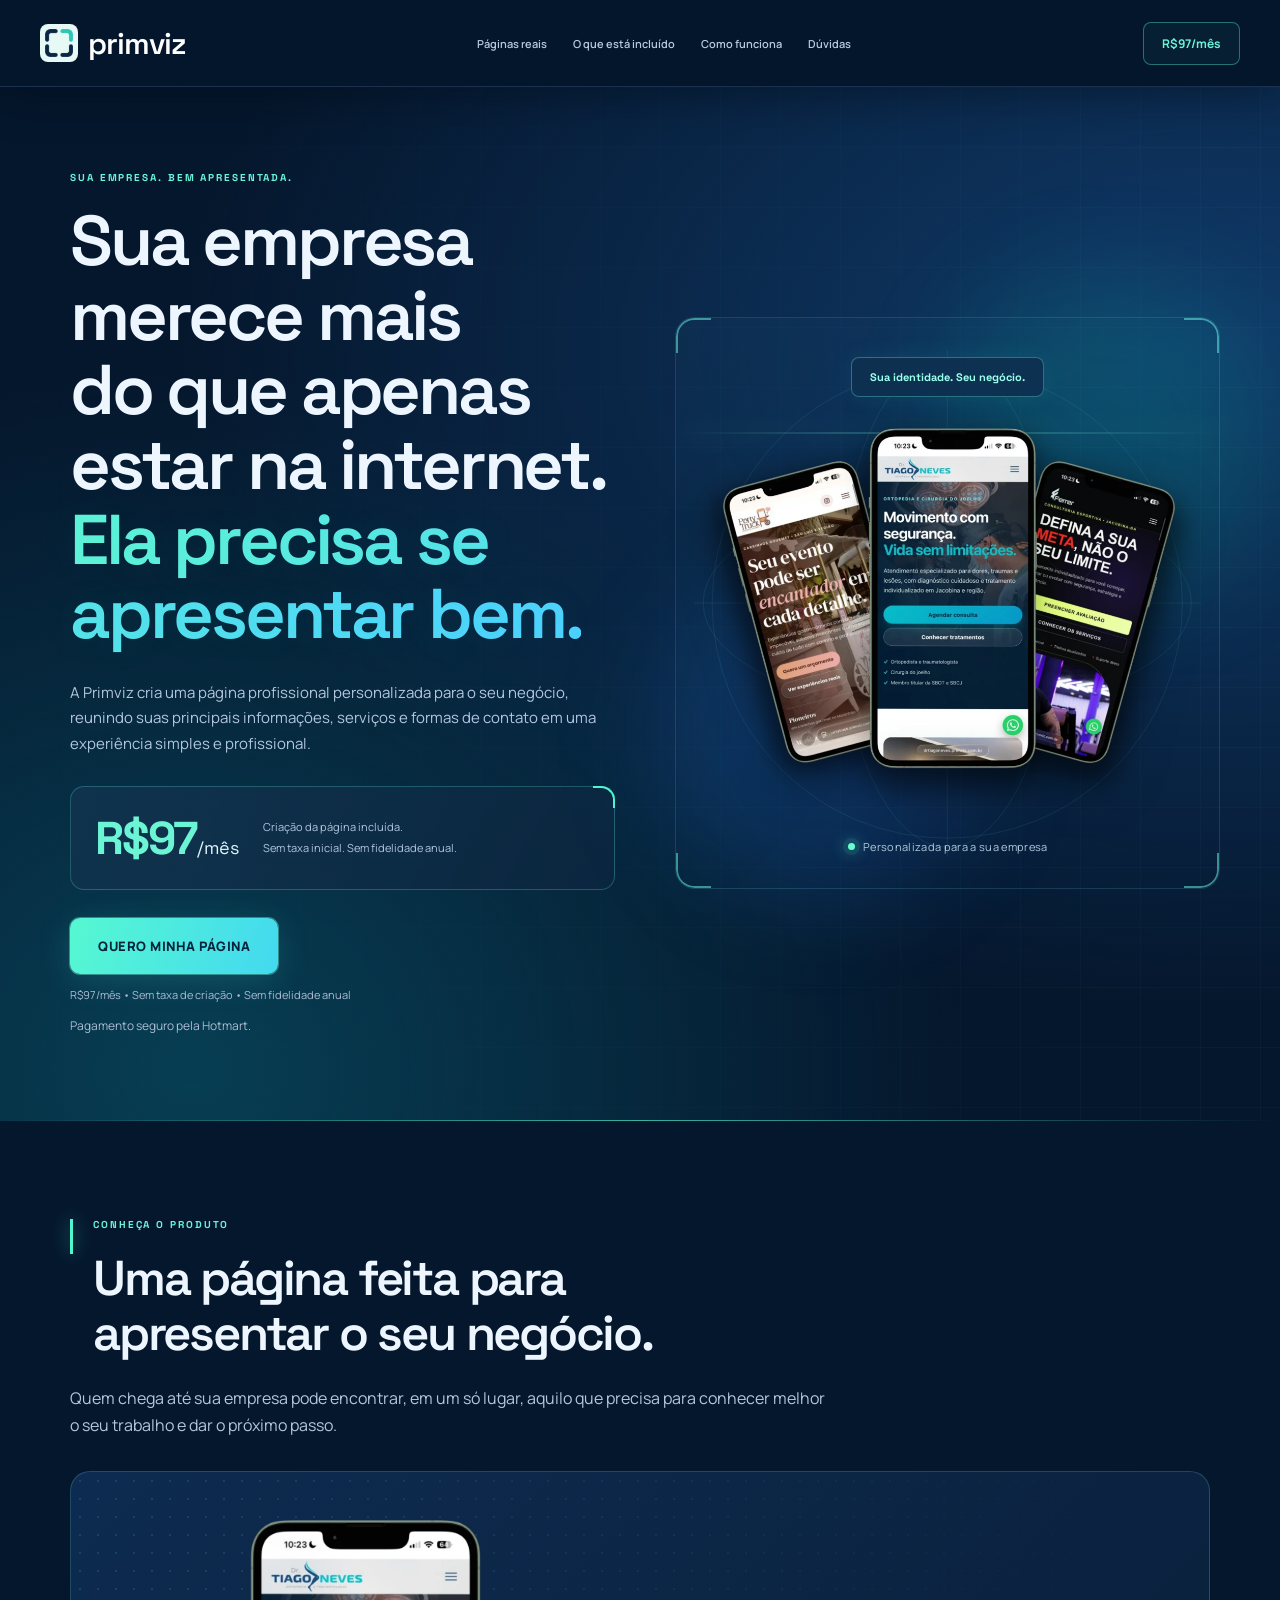
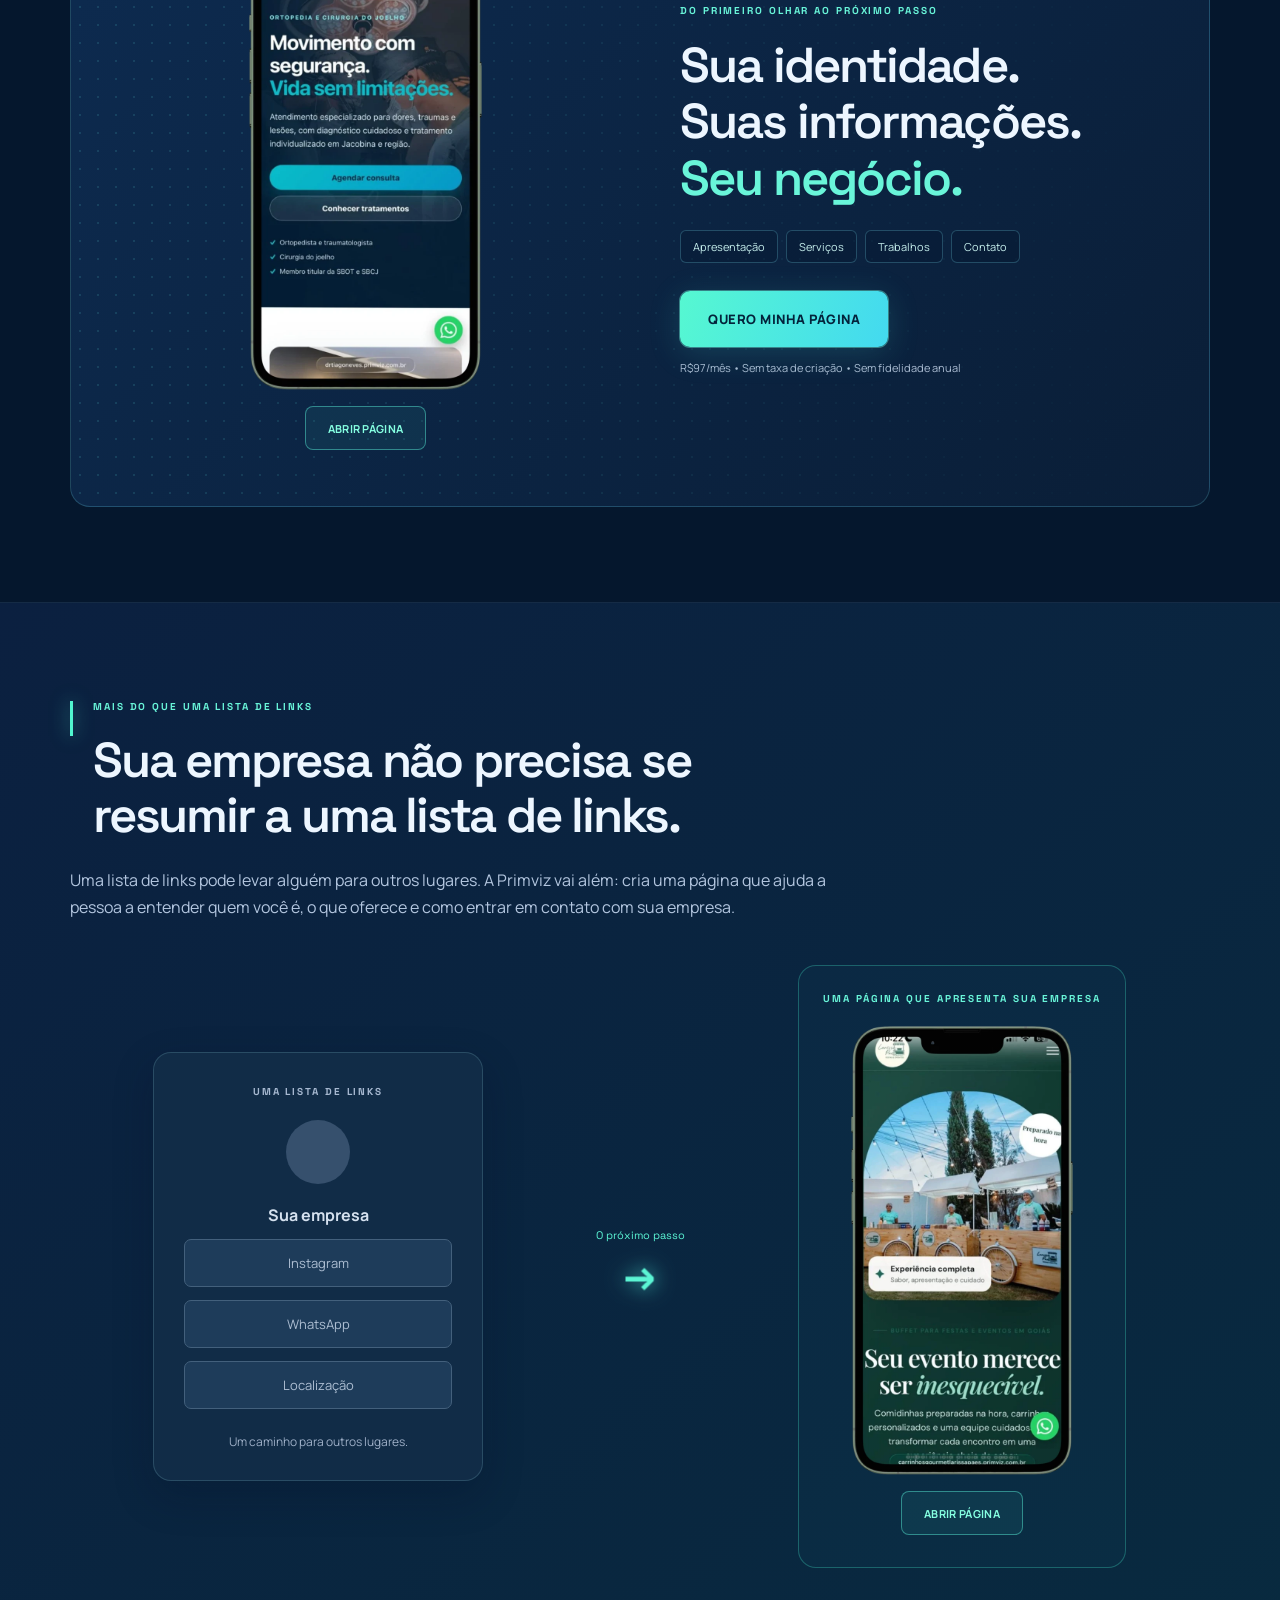
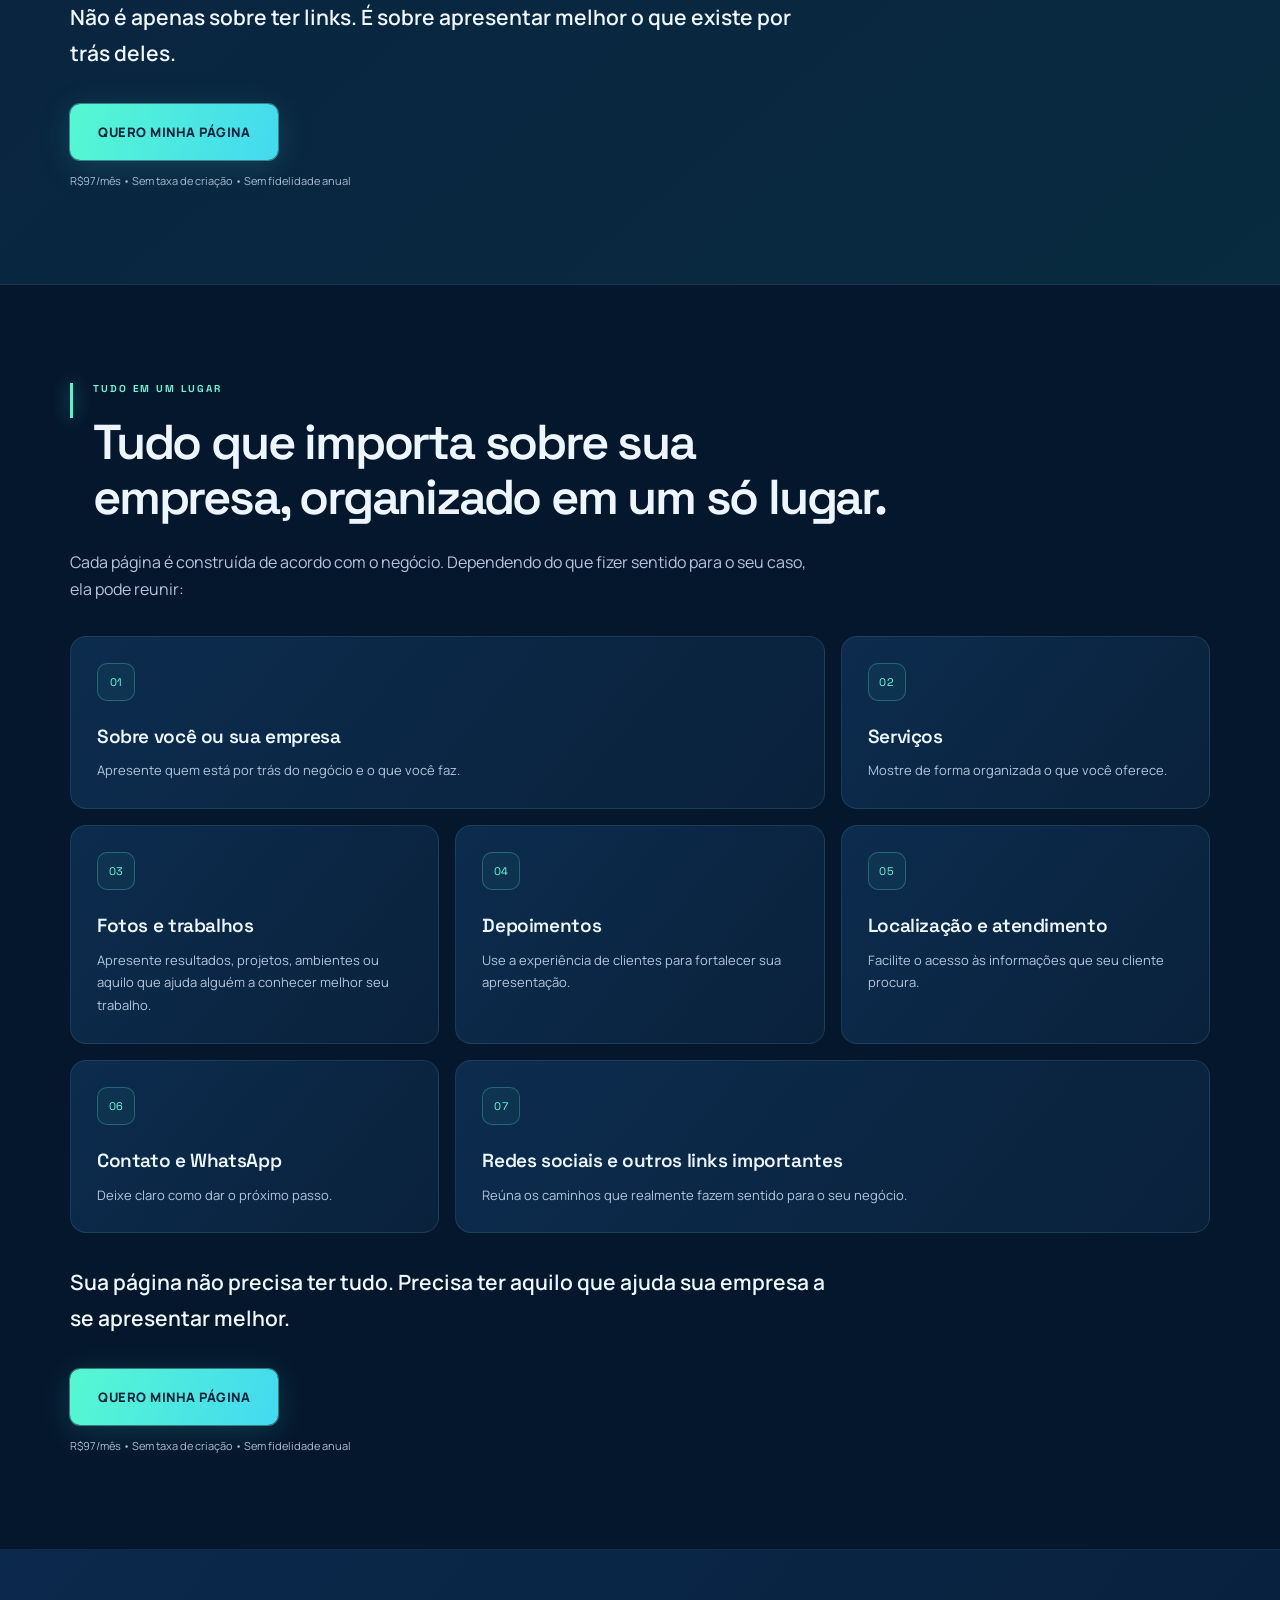
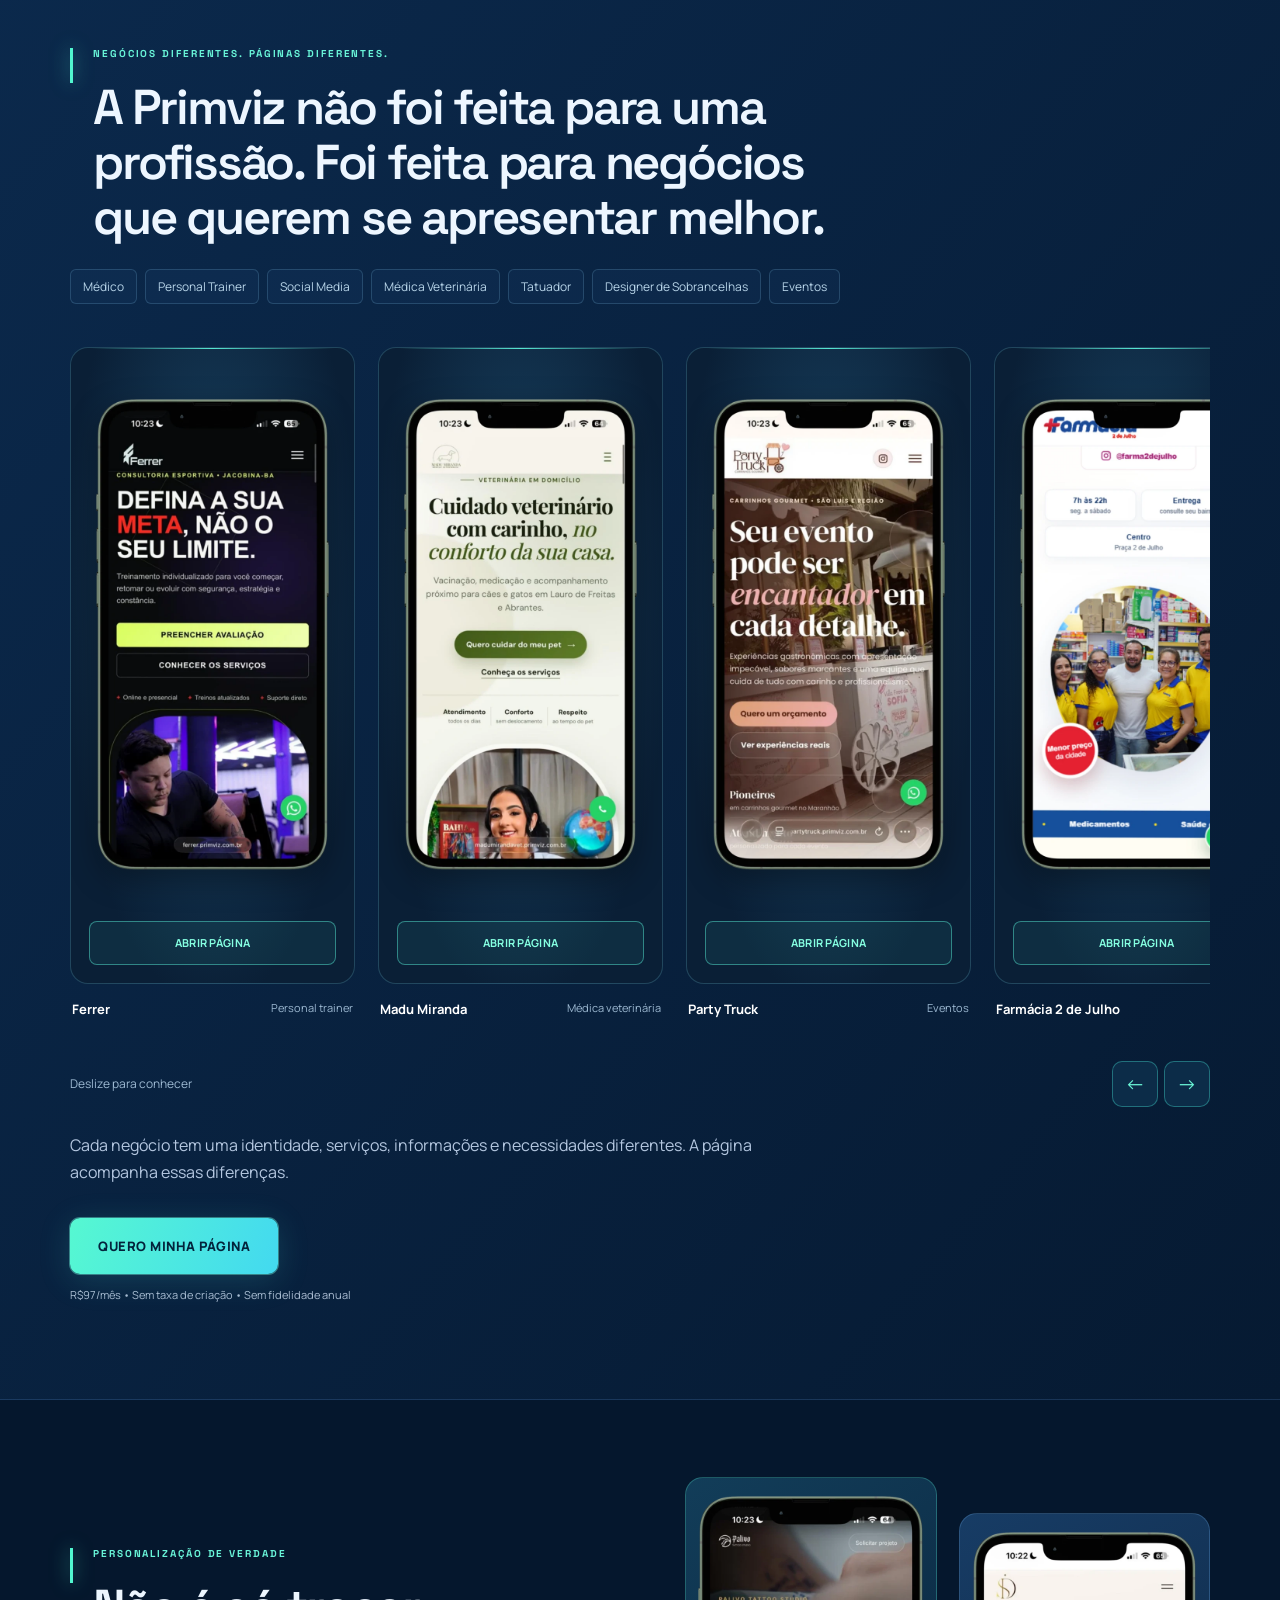
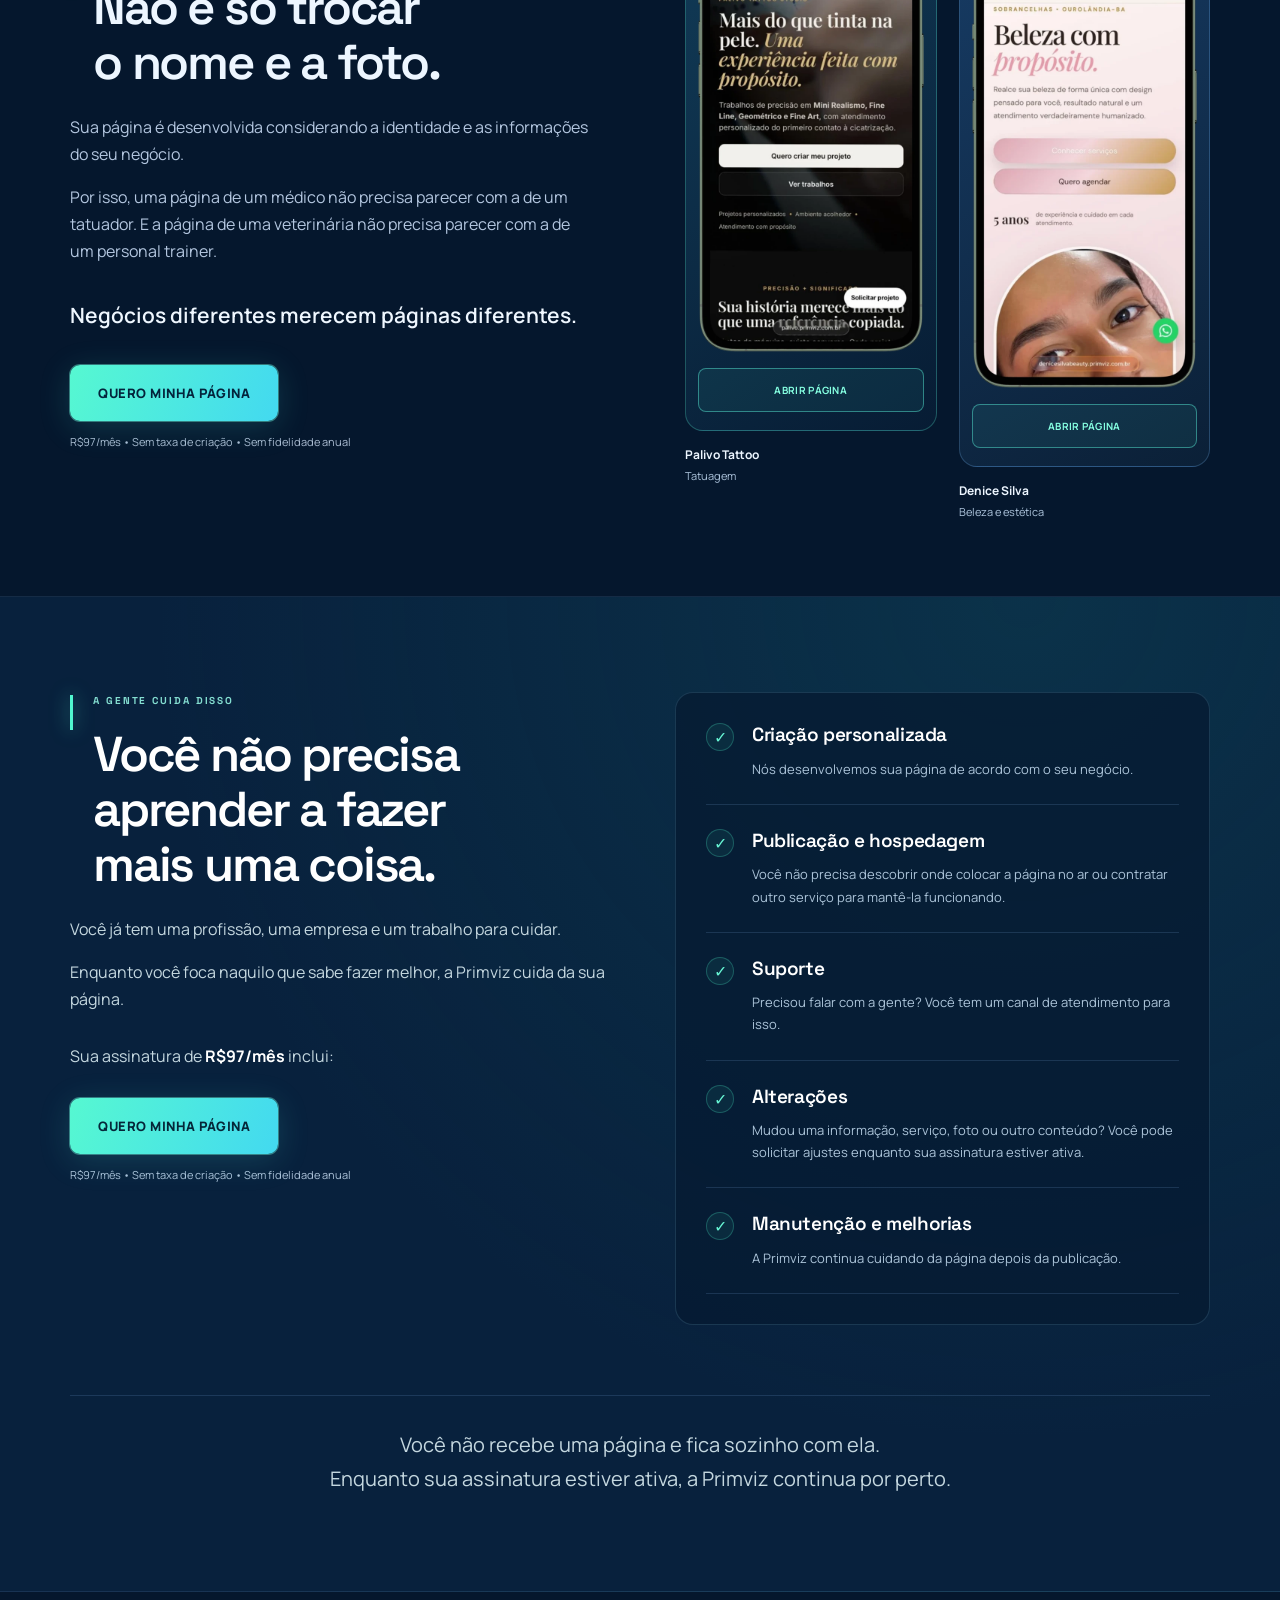
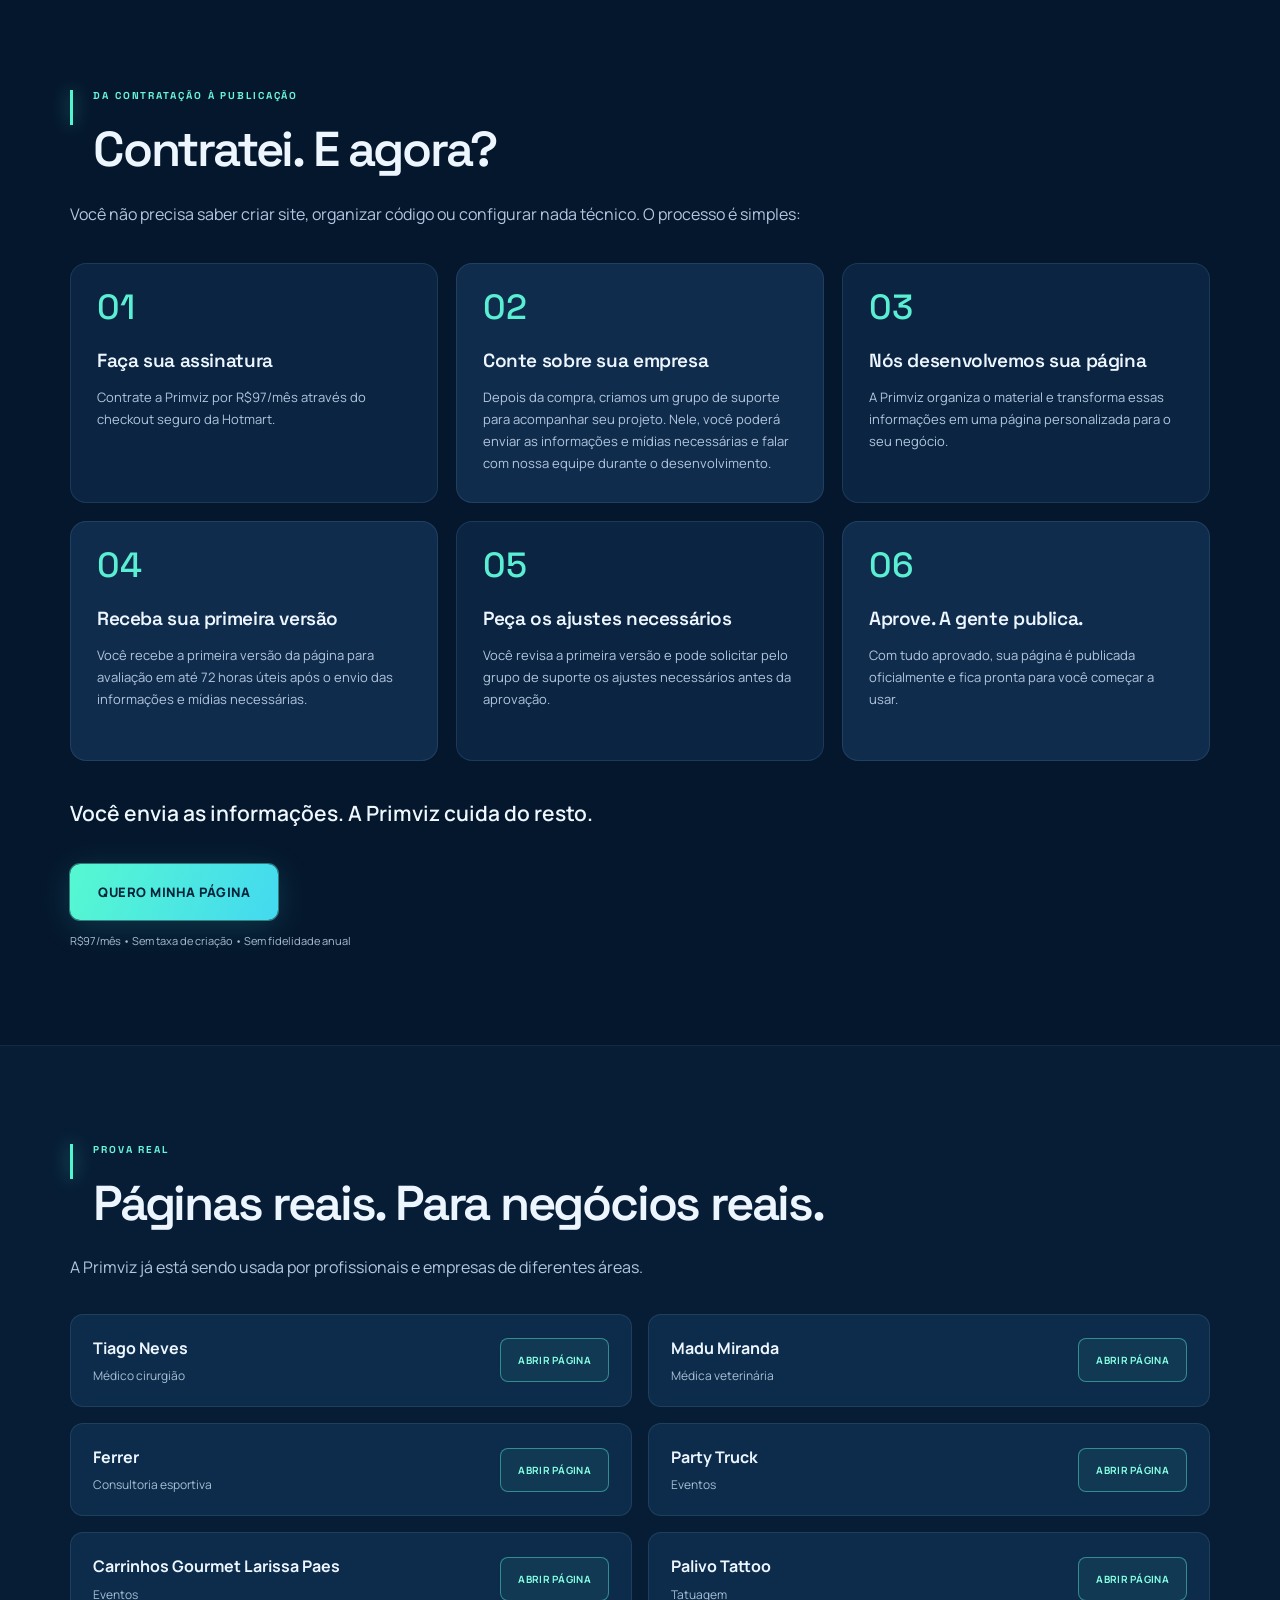
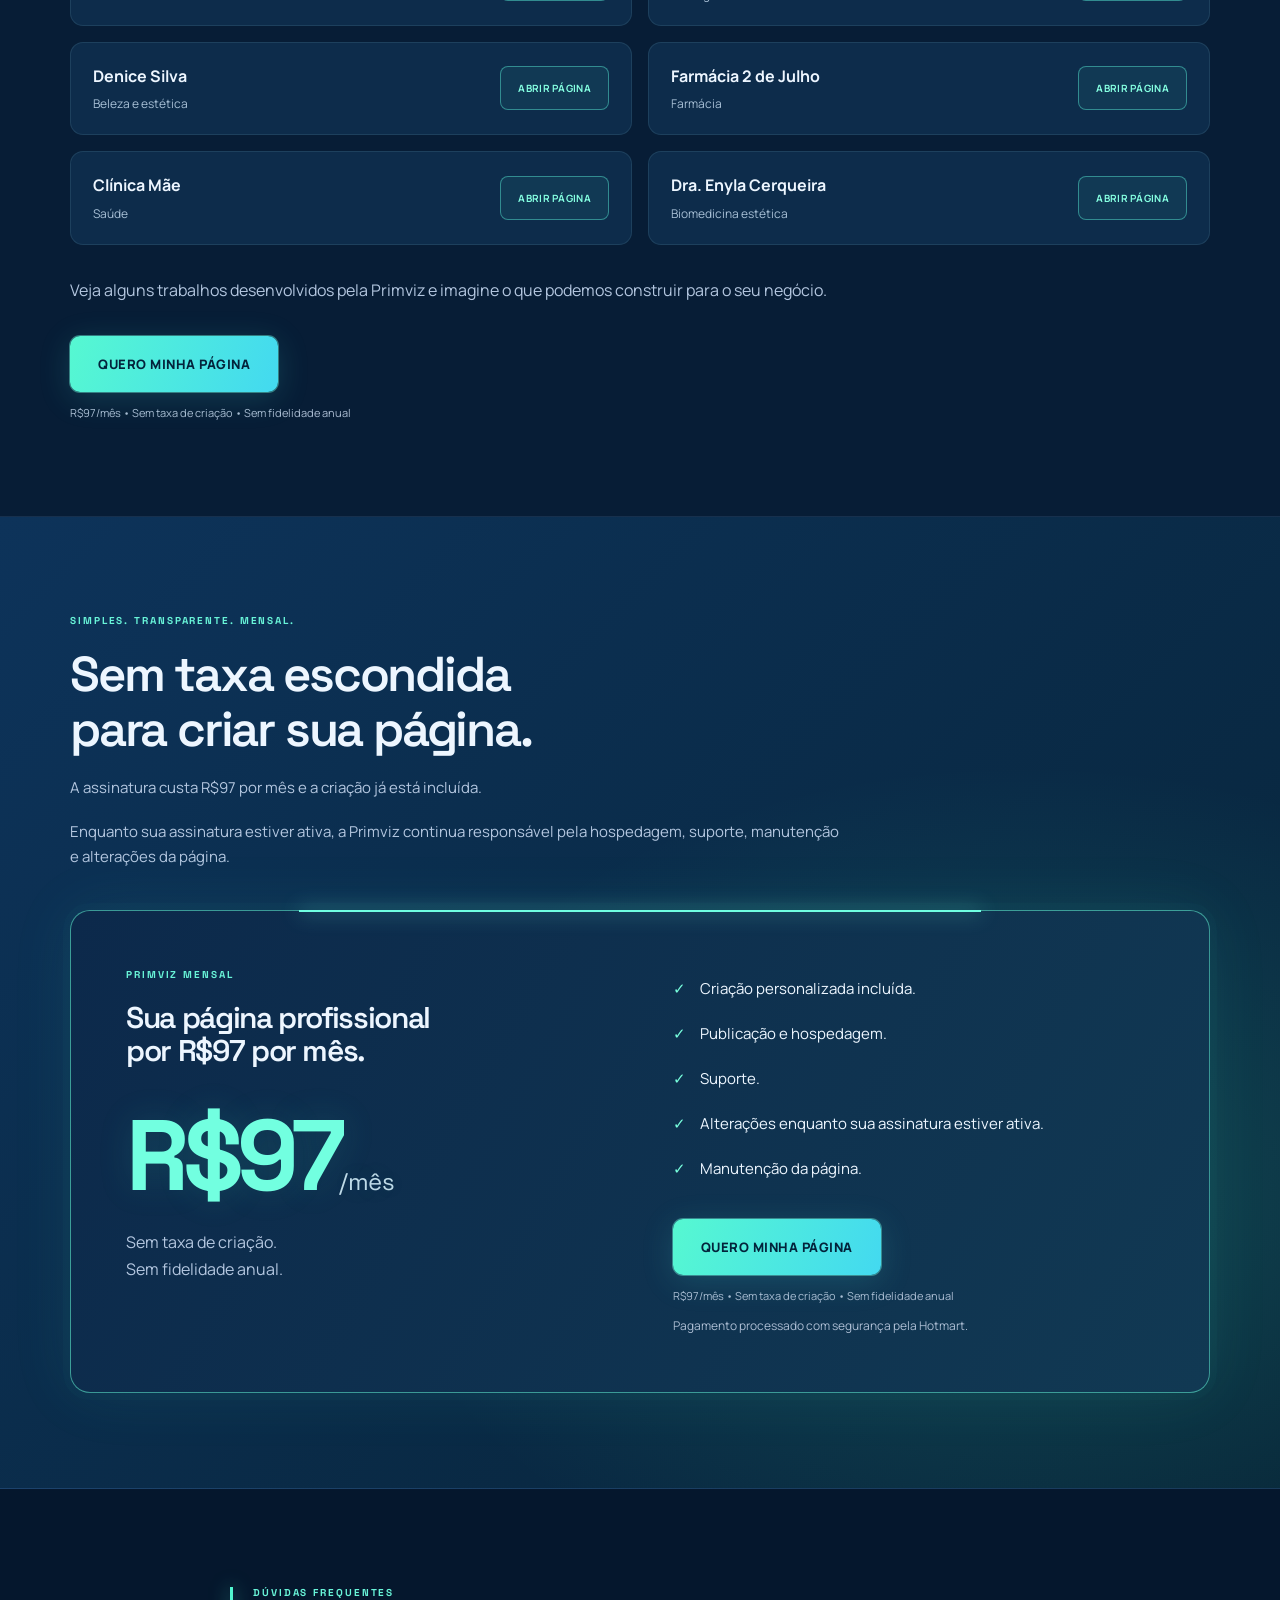
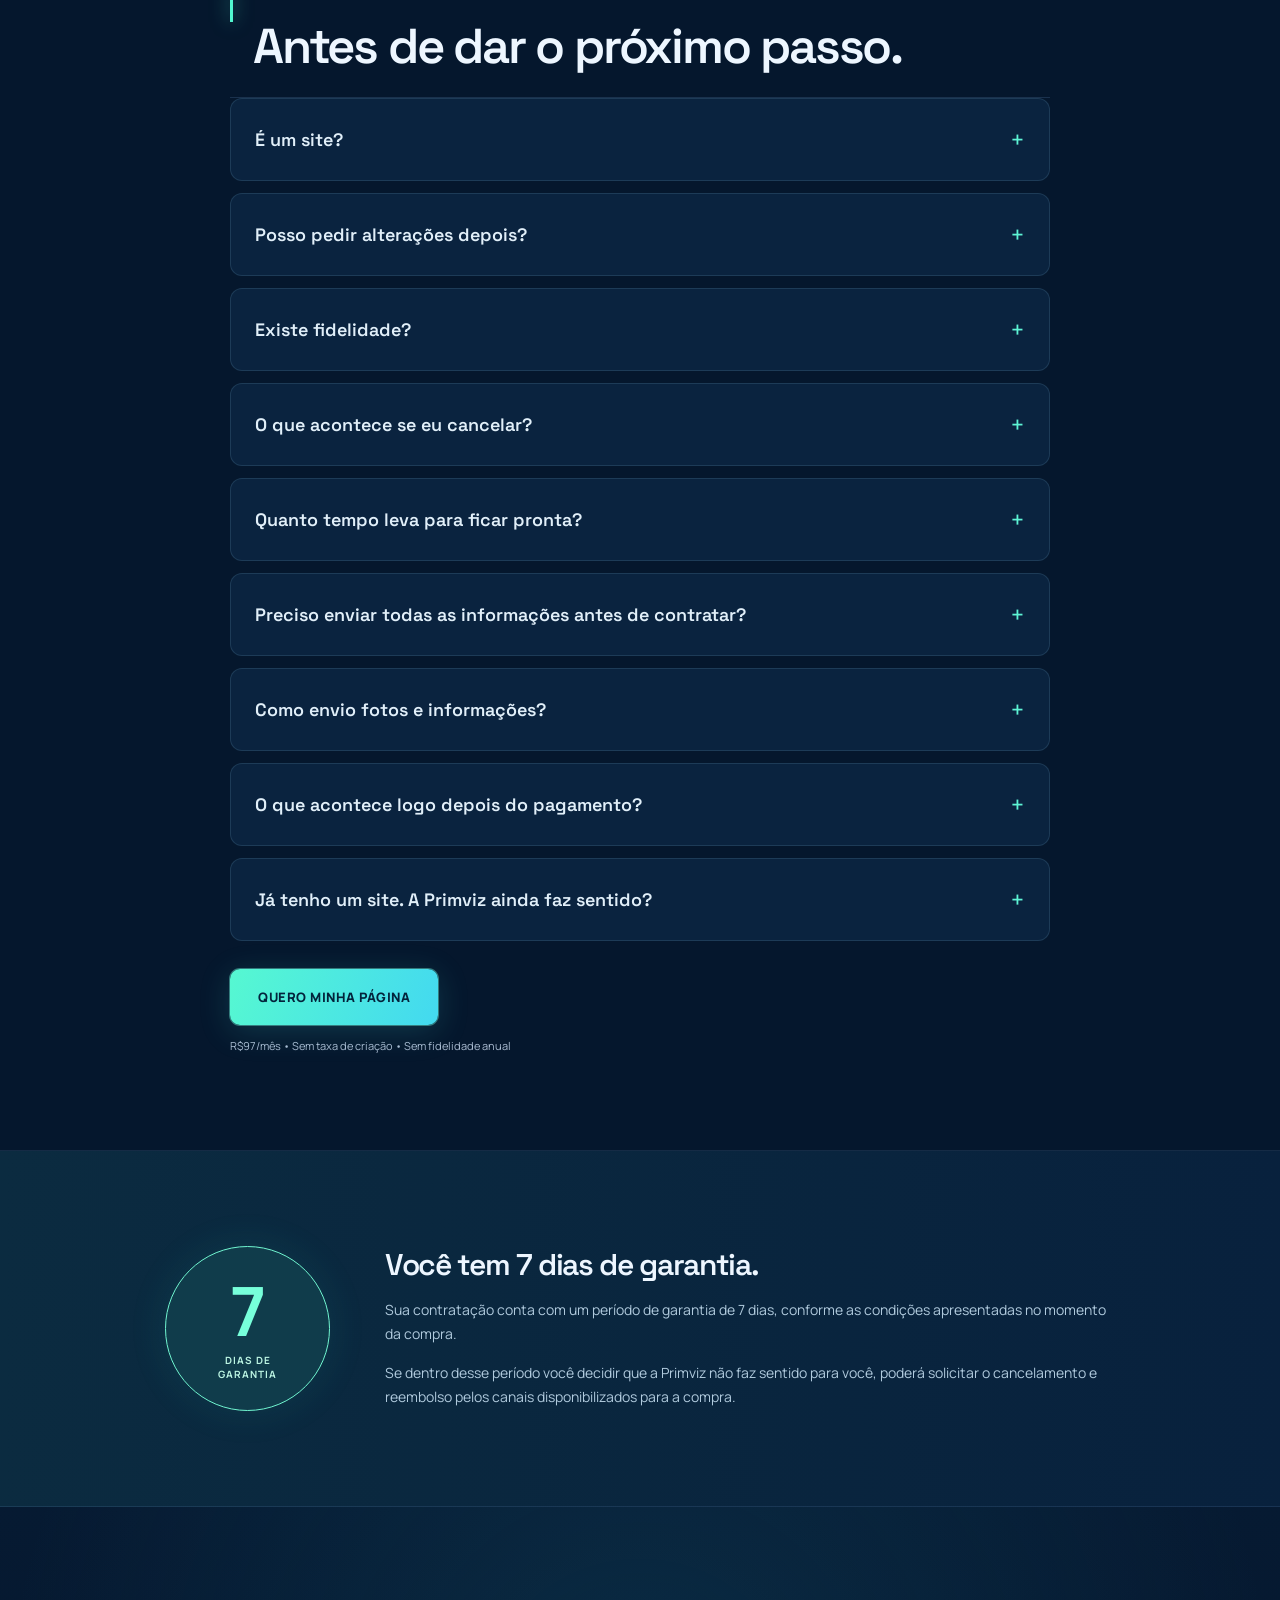
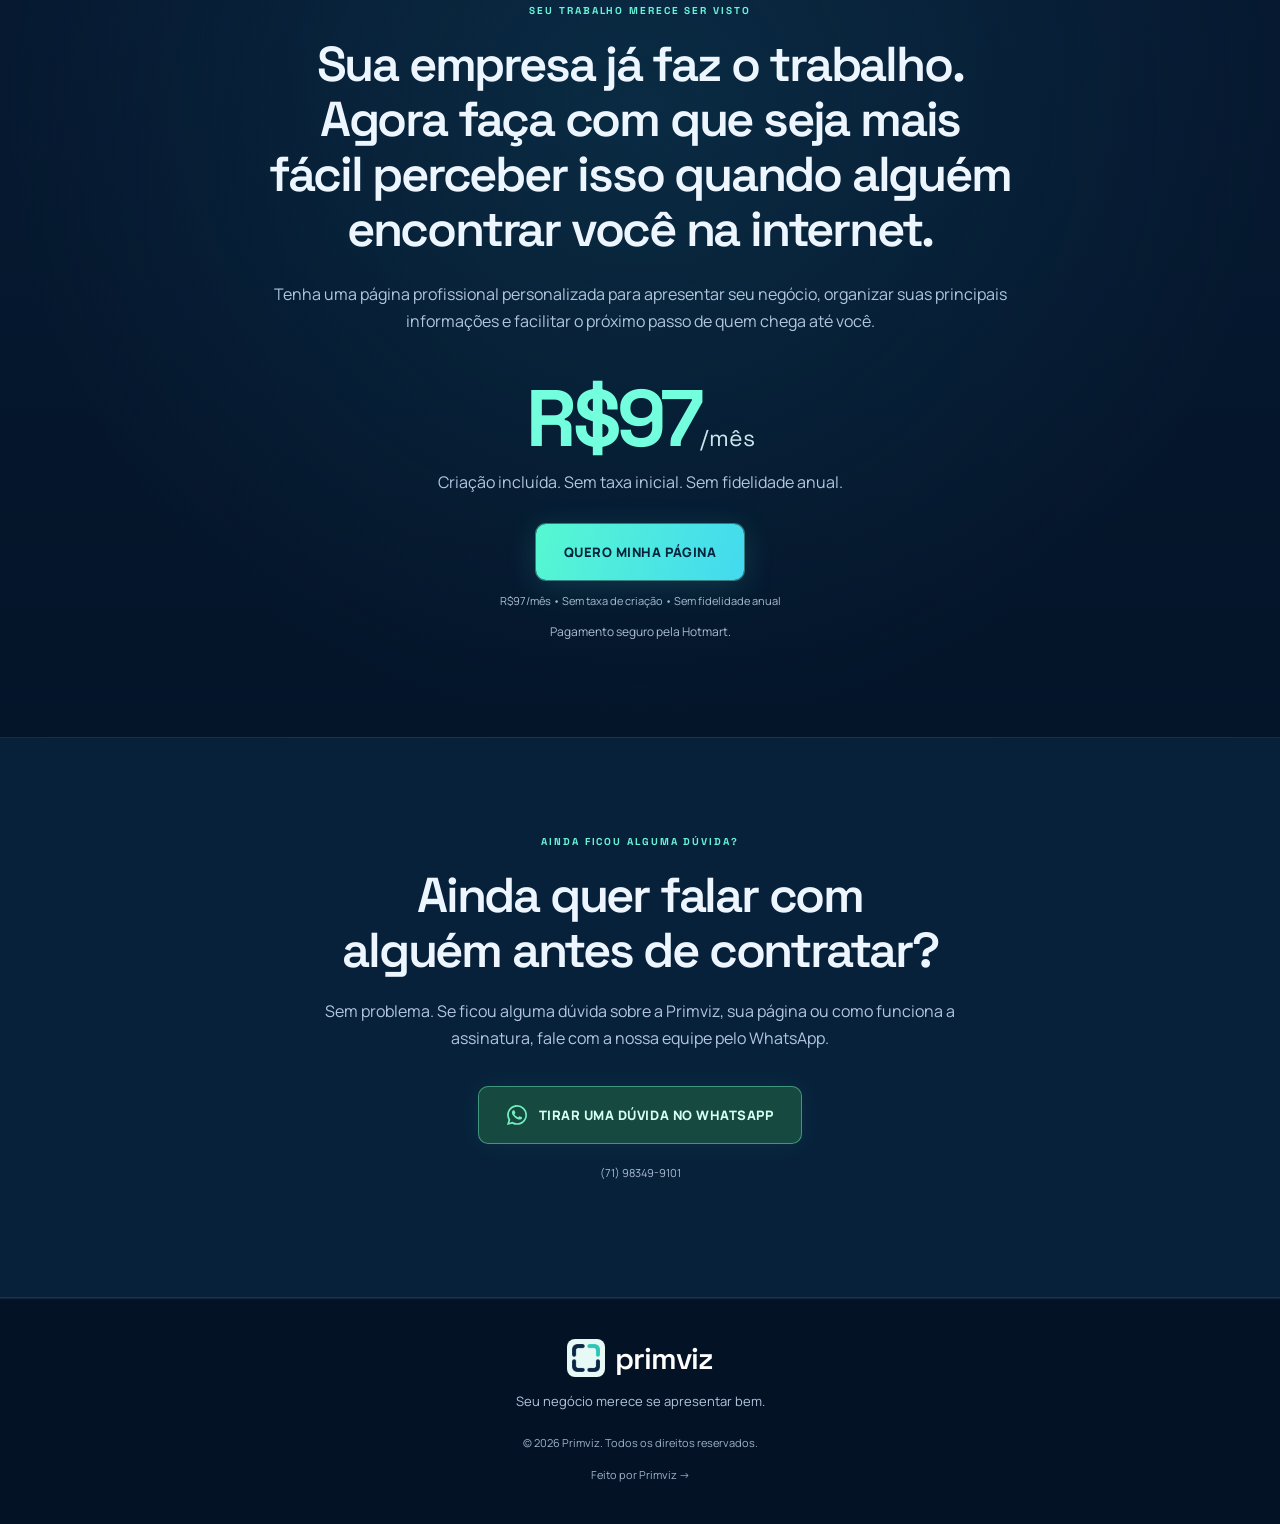
<file: index.html>
<!doctype html><html lang="pt-BR"><head><meta charset="utf-8"><meta name="viewport" content="width=device-width,initial-scale=1"><meta name="theme-color" content="#05172d"><title>Primviz | Sua página profissional por R$97/mês</title><meta name="description" content="Uma página personalizada para apresentar seu negócio. Criação, hospedagem, suporte e alterações por R$97/mês. Sem taxa inicial e sem fidelidade anual."><meta property="og:title" content="Sua empresa merece se apresentar bem | Primviz"><meta property="og:description" content="Página profissional personalizada por R$97/mês. Criação incluída, sem taxa inicial e sem fidelidade anual."><meta property="og:type" content="website"><meta property="og:locale" content="pt_BR"><link rel="canonical" href="https://primviz.com.br/"><meta property="og:url" content="https://primviz.com.br/"><meta name="twitter:card" content="summary"><link rel="icon" href="favicon.png"><link rel="preconnect" href="https://fonts.googleapis.com"><link rel="preconnect" href="https://fonts.gstatic.com" crossorigin><link href="https://fonts.googleapis.com/css2?family=Manrope:wght@400;500;600;700;800&family=Space+Grotesk:wght@400;500;600;700&display=swap" rel="stylesheet"><link rel="stylesheet" href="assets/style.css"><link rel="stylesheet" href="assets/neon.css"><script src="assets/script.js" defer></script>
<!-- Meta Pixel -->
<script>!function(f,b,e,v,n,t,s){if(f.fbq)return;n=f.fbq=function(){n.callMethod?n.callMethod.apply(n,arguments):n.queue.push(arguments)};if(!f._fbq)f._fbq=n;n.push=n;n.loaded=!0;n.version='2.0';n.queue=[];t=b.createElement(e);t.async=!0;t.src=v;s=b.getElementsByTagName(e)[0];s.parentNode.insertBefore(t,s)}(window,document,'script','https://connect.facebook.net/en_US/fbevents.js');fbq('init','1395824749322064');fbq('track','PageView');</script>
<!-- Google Analytics -->
<script async src="https://www.googletagmanager.com/gtag/js?id=G-XXPLRF9T9N"></script><script>window.dataLayer=window.dataLayer||[];function gtag(){dataLayer.push(arguments);}gtag('js',new Date());gtag('config','G-XXPLRF9T9N');</script>
<script type="application/ld+json">{"@context": "https://schema.org", "@type": "Service", "name": "Primviz Mensal", "serviceType": "Criação e manutenção de página profissional personalizada", "provider": {"@type": "Organization", "name": "Primviz"}, "offers": {"@type": "Offer", "price": "97", "priceCurrency": "BRL", "url": "https://pay.hotmart.com/E107558886P", "description": "Assinatura mensal. Criação incluída e sem fidelidade anual."}}</script></head><body><noscript><img height="1" width="1" style="display:none" src="https://www.facebook.com/tr?id=1395824749322064&amp;ev=PageView&amp;noscript=1" alt=""></noscript><a class="skip" href="#conteudo">Ir para o conteúdo</a><header><div class="nav-wrap"><a class="brand" href="#inicio" aria-label="Primviz, início"><img src="assets/images/marca.png" width="160" height="160" alt=""><span>primviz</span></a><button id="menu-toggle" aria-expanded="false" aria-controls="navigation" aria-label="Abrir menu"><span></span><span></span></button><nav id="navigation" aria-label="Menu principal"><a href="#paginas">Páginas reais</a><a href="#incluido">O que está incluído</a><a href="#como-funciona">Como funciona</a><a href="#duvidas">Dúvidas</a></nav><a class="nav-cta" href="#oferta">R$97/mês</a></div></header><main id="conteudo"><section class="hero" id="inicio"><div class="hero-glow" aria-hidden="true"></div><div class="container hero-grid"><div class="hero-copy"><span class="eyebrow">SUA EMPRESA. BEM APRESENTADA.</span><h1>Sua empresa merece mais do que apenas estar na internet. <span>Ela precisa se apresentar bem.</span></h1><p class="lead">A Primviz cria uma página profissional personalizada para o seu negócio, reunindo suas principais informações, serviços e formas de contato em uma experiência simples e profissional.</p><div class="hero-price"><span class="price-corner" aria-hidden="true"></span><strong>R$97<span>/mês</span></strong><p>Criação da página incluída.<br>Sem taxa inicial. Sem fidelidade anual.</p></div><div class="conversion"><a class="button checkout" href="https://pay.hotmart.com/E107558886P" target="_blank" rel="noopener noreferrer" data-product="Primviz Mensal" data-position="hero">QUERO MINHA PÁGINA</a><p class="micro">R$97/mês • Sem taxa de criação • Sem fidelidade anual</p></div><p class="secure">Pagamento seguro pela Hotmart.</p></div><div class="hero-visual"><div class="tech-frame" aria-hidden="true"><i></i><i></i><i></i><i></i><svg class="tech-orbits" viewBox="0 0 600 600"><circle cx="300" cy="300" r="260"/><ellipse cx="300" cy="300" rx="270" ry="120"/><ellipse cx="300" cy="300" rx="120" ry="270"/><path d="M20 300h560M300 20v560"/></svg><div class="scanner"></div></div><div class="orbit orbit-one" aria-hidden="true"></div><div class="orbit orbit-two" aria-hidden="true"></div><span class="floating-note">Sua identidade. Seu negócio.</span><img class="hero-product" src="assets/images/paginas.webp" width="1000" height="783" fetchpriority="high" alt="Três páginas reais Primviz: Party Truck, Tiago Neves e Ferrer"><div class="visual-footer"><span class="live-dot"></span>Personalizada para a sua empresa</div></div></div></section>
<section class="section" id="produto"><div class="container"><div class="section-head"><span class="eyebrow">CONHEÇA O PRODUTO</span><h2>Uma página feita para apresentar o seu negócio.</h2></div><p class="intro">Quem chega até sua empresa pode encontrar, em um só lugar, aquilo que precisa para conhecer melhor o seu trabalho e dar o próximo passo.</p><div class="product-showcase"><div class="showcase-mesh" aria-hidden="true"></div><a class="preview-link" href="https://drtiagoneves.primviz.com.br/" target="_blank" rel="noopener noreferrer"><img id="projeto-tiago" src="assets/images/tiago.webp" width="600" height="1214" loading="lazy" alt="Página real do médico Tiago Neves"><span class="preview-action">ABRIR PÁGINA</span></a><div><span class="eyebrow">DO PRIMEIRO OLHAR AO PRÓXIMO PASSO</span><h3>Sua identidade.<br>Suas informações.<br><span>Seu negócio.</span></h3><div class="product-labels"><span>Apresentação</span><span>Serviços</span><span>Trabalhos</span><span>Contato</span></div><div class="conversion"><a class="button checkout" href="https://pay.hotmart.com/E107558886P" target="_blank" rel="noopener noreferrer" data-product="Primviz Mensal" data-position="produto">QUERO MINHA PÁGINA</a><p class="micro">R$97/mês • Sem taxa de criação • Sem fidelidade anual</p></div></div></div></div></section>
<section class="section comparison-section"><div class="container"><div class="section-head"><span class="eyebrow">MAIS DO QUE UMA LISTA DE LINKS</span><h2>Sua empresa não precisa se resumir a uma lista de links.</h2></div><p class="intro">Uma lista de links pode levar alguém para outros lugares. A Primviz vai além: cria uma página que ajuda a pessoa a entender quem você é, o que oferece e como entrar em contato com sua empresa.</p><div class="comparison"><div class="generic-links"><span class="eyebrow">UMA LISTA DE LINKS</span><div class="avatar" aria-hidden="true"></div><strong>Sua empresa</strong><div class="sample-link">Instagram</div><div class="sample-link">WhatsApp</div><div class="sample-link">Localização</div><small>Um caminho para outros lugares.</small></div><div class="compare-transition"><span>O próximo passo</span><b aria-hidden="true">↓</b></div><div class="real-page"><span class="eyebrow">UMA PÁGINA QUE APRESENTA SUA EMPRESA</span><a class="preview-link" href="https://carrinhosgourmetlarissapaes.primviz.com.br/" target="_blank" rel="noopener noreferrer"><img id="projeto-carrinhos" src="assets/images/carrinhos.webp" width="600" height="1214" loading="lazy" alt="Página personalizada da Carrinhos Gourmet Larissa Paes"><span class="preview-action">ABRIR PÁGINA</span></a></div></div><p class="statement">Não é apenas sobre ter links. É sobre apresentar melhor o que existe por trás deles.</p><div class="conversion"><a class="button checkout" href="https://pay.hotmart.com/E107558886P" target="_blank" rel="noopener noreferrer" data-product="Primviz Mensal" data-position="comparacao">QUERO MINHA PÁGINA</a><p class="micro">R$97/mês • Sem taxa de criação • Sem fidelidade anual</p></div></div></section>
<section class="section"><div class="container"><div class="section-head"><span class="eyebrow">TUDO EM UM LUGAR</span><h2>Tudo que importa sobre sua empresa, organizado em um só lugar.</h2></div><p class="intro">Cada página é construída de acordo com o negócio. Dependendo do que fizer sentido para o seu caso, ela pode reunir:</p><div class="features"><article class="feature"><span>01</span><div><h3>Sobre você ou sua empresa</h3><p>Apresente quem está por trás do negócio e o que você faz.</p></div></article><article class="feature"><span>02</span><div><h3>Serviços</h3><p>Mostre de forma organizada o que você oferece.</p></div></article><article class="feature"><span>03</span><div><h3>Fotos e trabalhos</h3><p>Apresente resultados, projetos, ambientes ou aquilo que ajuda alguém a conhecer melhor seu trabalho.</p></div></article><article class="feature"><span>04</span><div><h3>Depoimentos</h3><p>Use a experiência de clientes para fortalecer sua apresentação.</p></div></article><article class="feature"><span>05</span><div><h3>Localização e atendimento</h3><p>Facilite o acesso às informações que seu cliente procura.</p></div></article><article class="feature"><span>06</span><div><h3>Contato e WhatsApp</h3><p>Deixe claro como dar o próximo passo.</p></div></article><article class="feature"><span>07</span><div><h3>Redes sociais e outros links importantes</h3><p>Reúna os caminhos que realmente fazem sentido para o seu negócio.</p></div></article></div><p class="statement">Sua página não precisa ter tudo. Precisa ter aquilo que ajuda sua empresa a se apresentar melhor.</p><div class="conversion"><a class="button checkout" href="https://pay.hotmart.com/E107558886P" target="_blank" rel="noopener noreferrer" data-product="Primviz Mensal" data-position="informacoes">QUERO MINHA PÁGINA</a><p class="micro">R$97/mês • Sem taxa de criação • Sem fidelidade anual</p></div></div></section>
<section class="section tinted" id="paginas"><div class="container"><div class="section-head"><span class="eyebrow">NEGÓCIOS DIFERENTES. PÁGINAS DIFERENTES.</span><h2>A Primviz não foi feita para uma profissão. Foi feita para negócios que querem se apresentar melhor.</h2></div><div class="professions"><span>Médico</span><span>Personal Trainer</span><span>Social Media</span><span>Médica Veterinária</span><span>Tatuador</span><span>Designer de Sobrancelhas</span><span>Eventos</span></div><div class="gallery" id="profession-gallery" tabindex="0" aria-label="Páginas reais. Deslize para ver mais"><figure class="project"><div class="project-image"><a class="preview-link" href="https://ferrer.primviz.com.br/" target="_blank" rel="noopener noreferrer"><img id="projeto-ferrer" src="assets/images/ferrer.webp" width="600" height="1214" loading="lazy" alt="Página real de Ferrer, Personal trainer, apresentada em um celular"><span class="preview-action">ABRIR PÁGINA</span></a></div><figcaption><strong>Ferrer</strong><span>Personal trainer</span></figcaption></figure><figure class="project"><div class="project-image"><a class="preview-link" href="https://madumirandavet.primviz.com.br/" target="_blank" rel="noopener noreferrer"><img id="projeto-madu" src="assets/images/madu.webp" width="600" height="1214" loading="lazy" alt="Página real de Madu Miranda, Médica veterinária, apresentada em um celular"><span class="preview-action">ABRIR PÁGINA</span></a></div><figcaption><strong>Madu Miranda</strong><span>Médica veterinária</span></figcaption></figure><figure class="project"><div class="project-image"><a class="preview-link" href="https://partytruck.primviz.com.br/" target="_blank" rel="noopener noreferrer"><img id="projeto-party" src="assets/images/party.webp" width="600" height="1214" loading="lazy" alt="Página real de Party Truck, Eventos, apresentada em um celular"><span class="preview-action">ABRIR PÁGINA</span></a></div><figcaption><strong>Party Truck</strong><span>Eventos</span></figcaption></figure><figure class="project"><div class="project-image"><a class="preview-link" href="https://farmacia2dejulho.primviz.com.br/" target="_blank" rel="noopener noreferrer"><img id="projeto-farmacia" src="assets/images/farmacia.webp" width="600" height="1214" loading="lazy" alt="Página real de Farmácia 2 de Julho, Farmácia, apresentada em um celular completo"><span class="preview-action">ABRIR PÁGINA</span></a></div><figcaption><strong>Farmácia 2 de Julho</strong><span>Farmácia</span></figcaption></figure><figure class="project"><div class="project-image"><a class="preview-link" href="https://clinicamae.primviz.com.br/" target="_blank" rel="noopener noreferrer"><img id="projeto-clinica" src="assets/images/clinica.webp" width="600" height="1214" loading="lazy" alt="Página real de Clínica Mãe, Saúde, apresentada em um celular completo"><span class="preview-action">ABRIR PÁGINA</span></a></div><figcaption><strong>Clínica Mãe</strong><span>Saúde</span></figcaption></figure><figure class="project"><div class="project-image"><a class="preview-link" href="https://www.draenylacerqueira.primviz.com.br/" target="_blank" rel="noopener noreferrer"><img id="projeto-enyla" src="assets/images/enyla.webp" width="600" height="1214" loading="lazy" alt="Página real de Dra. Enyla Cerqueira, Biomedicina estética, apresentada em um celular completo"><span class="preview-action">ABRIR PÁGINA</span></a></div><figcaption><strong>Dra. Enyla Cerqueira</strong><span>Biomedicina estética</span></figcaption></figure></div><div class="gallery-controls"><span>Deslize para conhecer</span><div><button data-carousel="profession-gallery" data-direction="-1" aria-label="Página anterior">←</button><button data-carousel="profession-gallery" data-direction="1" aria-label="Próxima página">→</button></div></div><p class="intro">Cada negócio tem uma identidade, serviços, informações e necessidades diferentes. A página acompanha essas diferenças.</p><div class="conversion"><a class="button checkout" href="https://pay.hotmart.com/E107558886P" target="_blank" rel="noopener noreferrer" data-product="Primviz Mensal" data-position="profissoes">QUERO MINHA PÁGINA</a><p class="micro">R$97/mês • Sem taxa de criação • Sem fidelidade anual</p></div></div></section>
<section class="section"><div class="container personalization"><div><div class="section-head"><span class="eyebrow">PERSONALIZAÇÃO DE VERDADE</span><h2>Não é só trocar o nome e a foto.</h2></div><p>Sua página é desenvolvida considerando a identidade e as informações do seu negócio.</p><p>Por isso, uma página de um médico não precisa parecer com a de um tatuador. E a página de uma veterinária não precisa parecer com a de um personal trainer.</p><p class="statement">Negócios diferentes merecem páginas diferentes.</p><div class="conversion"><a class="button checkout" href="https://pay.hotmart.com/E107558886P" target="_blank" rel="noopener noreferrer" data-product="Primviz Mensal" data-position="personalizacao">QUERO MINHA PÁGINA</a><p class="micro">R$97/mês • Sem taxa de criação • Sem fidelidade anual</p></div></div><div class="identity-duo"><figure><a class="preview-link" href="https://palivo.primviz.com.br/" target="_blank" rel="noopener noreferrer"><img id="projeto-palivo" src="assets/images/palivo.webp" width="600" height="1214" loading="lazy" alt="Página real Palivo Tattoo, com identidade preta e dourada"><span class="preview-action">ABRIR PÁGINA</span></a><figcaption>Palivo Tattoo <span>Tatuagem</span></figcaption></figure><figure><a class="preview-link" href="https://denicesilvabeauty.primviz.com.br/" target="_blank" rel="noopener noreferrer"><img id="projeto-denice" src="assets/images/denice.webp" width="600" height="1214" loading="lazy" alt="Página real Denice Silva, com identidade clara, rosa e dourada"><span class="preview-action">ABRIR PÁGINA</span></a><figcaption>Denice Silva <span>Beleza e estética</span></figcaption></figure></div></div></section>
<section class="section dark" id="incluido"><div class="container included-grid"><div><div class="section-head"><span class="eyebrow">A GENTE CUIDA DISSO</span><h2>Você não precisa aprender a fazer mais uma coisa.</h2></div><p>Você já tem uma profissão, uma empresa e um trabalho para cuidar.</p><p>Enquanto você foca naquilo que sabe fazer melhor, a Primviz cuida da sua página.</p><p class="included-price">Sua assinatura de <strong>R$97/mês</strong> inclui:</p><div class="conversion"><a class="button checkout" href="https://pay.hotmart.com/E107558886P" target="_blank" rel="noopener noreferrer" data-product="Primviz Mensal" data-position="incluido">QUERO MINHA PÁGINA</a><p class="micro">R$97/mês • Sem taxa de criação • Sem fidelidade anual</p></div></div><div class="included-list"><article><span class="check" aria-hidden="true">✓</span><div><h3>Criação personalizada</h3><p>Nós desenvolvemos sua página de acordo com o seu negócio.</p></div></article><article><span class="check" aria-hidden="true">✓</span><div><h3>Publicação e hospedagem</h3><p>Você não precisa descobrir onde colocar a página no ar ou contratar outro serviço para mantê-la funcionando.</p></div></article><article><span class="check" aria-hidden="true">✓</span><div><h3>Suporte</h3><p>Precisou falar com a gente? Você tem um canal de atendimento para isso.</p></div></article><article><span class="check" aria-hidden="true">✓</span><div><h3>Alterações</h3><p>Mudou uma informação, serviço, foto ou outro conteúdo? Você pode solicitar ajustes enquanto sua assinatura estiver ativa.</p></div></article><article><span class="check" aria-hidden="true">✓</span><div><h3>Manutenção e melhorias</h3><p>A Primviz continua cuidando da página depois da publicação.</p></div></article></div><p class="included-ending">Você não recebe uma página e fica sozinho com ela.<br>Enquanto sua assinatura estiver ativa, a Primviz continua por perto.</p></div></section><section class="section" id="como-funciona"><div class="container"><div class="section-head"><span class="eyebrow">DA CONTRATAÇÃO À PUBLICAÇÃO</span><h2>Contratei. E agora?</h2></div><p class="intro">Você não precisa saber criar site, organizar código ou configurar nada técnico. O processo é simples:</p><ol class="steps"><li><span class="step-number">01</span><div><h3>Faça sua assinatura</h3><p>Contrate a Primviz por R$97/mês através do checkout seguro da Hotmart.</p></div></li><li><span class="step-number">02</span><div><h3>Conte sobre sua empresa</h3><p>Depois da compra, criamos um grupo de suporte para acompanhar seu projeto. Nele, você poderá enviar as informações e mídias necessárias e falar com nossa equipe durante o desenvolvimento.</p></div></li><li><span class="step-number">03</span><div><h3>Nós desenvolvemos sua página</h3><p>A Primviz organiza o material e transforma essas informações em uma página personalizada para o seu negócio.</p></div></li><li><span class="step-number">04</span><div><h3>Receba sua primeira versão</h3><p>Você recebe a primeira versão da página para avaliação em até 72 horas úteis após o envio das informações e mídias necessárias.</p></div></li><li><span class="step-number">05</span><div><h3>Peça os ajustes necessários</h3><p>Você revisa a primeira versão e pode solicitar pelo grupo de suporte os ajustes necessários antes da aprovação.</p></div></li><li><span class="step-number">06</span><div><h3>Aprove. A gente publica.</h3><p>Com tudo aprovado, sua página é publicada oficialmente e fica pronta para você começar a usar.</p></div></li></ol><p class="statement">Você envia as informações. A Primviz cuida do resto.</p><div class="conversion"><a class="button checkout" href="https://pay.hotmart.com/E107558886P" target="_blank" rel="noopener noreferrer" data-product="Primviz Mensal" data-position="processo">QUERO MINHA PÁGINA</a><p class="micro">R$97/mês • Sem taxa de criação • Sem fidelidade anual</p></div></div></section>
<section class="section proof"><div class="container"><div class="section-head"><span class="eyebrow">PROVA REAL</span><h2>Páginas reais. Para negócios reais.</h2></div><p class="intro">A Primviz já está sendo usada por profissionais e empresas de diferentes áreas.</p><div class="project-directory"><a href="https://drtiagoneves.primviz.com.br/" target="_blank" rel="noopener noreferrer"><span><strong>Tiago Neves</strong><small>Médico cirurgião</small></span><span class="directory-action">ABRIR PÁGINA</span></a><a href="https://madumirandavet.primviz.com.br/" target="_blank" rel="noopener noreferrer"><span><strong>Madu Miranda</strong><small>Médica veterinária</small></span><span class="directory-action">ABRIR PÁGINA</span></a><a href="https://ferrer.primviz.com.br/" target="_blank" rel="noopener noreferrer"><span><strong>Ferrer</strong><small>Consultoria esportiva</small></span><span class="directory-action">ABRIR PÁGINA</span></a><a href="https://partytruck.primviz.com.br/" target="_blank" rel="noopener noreferrer"><span><strong>Party Truck</strong><small>Eventos</small></span><span class="directory-action">ABRIR PÁGINA</span></a><a href="https://carrinhosgourmetlarissapaes.primviz.com.br/" target="_blank" rel="noopener noreferrer"><span><strong>Carrinhos Gourmet Larissa Paes</strong><small>Eventos</small></span><span class="directory-action">ABRIR PÁGINA</span></a><a href="https://palivo.primviz.com.br/" target="_blank" rel="noopener noreferrer"><span><strong>Palivo Tattoo</strong><small>Tatuagem</small></span><span class="directory-action">ABRIR PÁGINA</span></a><a href="https://denicesilvabeauty.primviz.com.br/" target="_blank" rel="noopener noreferrer"><span><strong>Denice Silva</strong><small>Beleza e estética</small></span><span class="directory-action">ABRIR PÁGINA</span></a><a href="https://farmacia2dejulho.primviz.com.br/" target="_blank" rel="noopener noreferrer"><span><strong>Farmácia 2 de Julho</strong><small>Farmácia</small></span><span class="directory-action">ABRIR PÁGINA</span></a><a href="https://clinicamae.primviz.com.br/" target="_blank" rel="noopener noreferrer"><span><strong>Clínica Mãe</strong><small>Saúde</small></span><span class="directory-action">ABRIR PÁGINA</span></a><a href="https://www.draenylacerqueira.primviz.com.br/" target="_blank" rel="noopener noreferrer"><span><strong>Dra. Enyla Cerqueira</strong><small>Biomedicina estética</small></span><span class="directory-action">ABRIR PÁGINA</span></a></div><p class="intro">Veja alguns trabalhos desenvolvidos pela Primviz e imagine o que podemos construir para o seu negócio.</p><div class="conversion"><a class="button checkout" href="https://pay.hotmart.com/E107558886P" target="_blank" rel="noopener noreferrer" data-product="Primviz Mensal" data-position="portfolio">QUERO MINHA PÁGINA</a><p class="micro">R$97/mês • Sem taxa de criação • Sem fidelidade anual</p></div></div></section>
<section class="section offer-section" id="oferta"><div class="offer-aura" aria-hidden="true"></div><div class="container"><div class="transparency"><span class="eyebrow">SIMPLES. TRANSPARENTE. MENSAL.</span><h2>Sem taxa escondida para criar sua página.</h2><p>A assinatura custa R$97 por mês e a criação já está incluída.</p><p>Enquanto sua assinatura estiver ativa, a Primviz continua responsável pela hospedagem, suporte, manutenção e alterações da página.</p></div><div class="offer"><div class="offer-heading"><span class="eyebrow">PRIMVIZ MENSAL</span><h2>Sua página profissional por R$97 por mês.</h2><div class="offer-price">R$97<span>/mês</span></div><p>Sem taxa de criação.<br>Sem fidelidade anual.</p></div><div class="offer-details"><ul><li>Criação personalizada incluída.</li><li>Publicação e hospedagem.</li><li>Suporte.</li><li>Alterações enquanto sua assinatura estiver ativa.</li><li>Manutenção da página.</li></ul><div class="conversion"><a class="button checkout" href="https://pay.hotmart.com/E107558886P" target="_blank" rel="noopener noreferrer" data-product="Primviz Mensal" data-position="oferta">QUERO MINHA PÁGINA</a><p class="micro">R$97/mês • Sem taxa de criação • Sem fidelidade anual</p></div><p class="secure">Pagamento processado com segurança pela Hotmart.</p></div></div></div></section>
<section class="section" id="duvidas"><div class="container faq-container"><div class="section-head"><span class="eyebrow">DÚVIDAS FREQUENTES</span><h2>Antes de dar o próximo passo.</h2></div><div class="faq"><details><summary>É um site?<span aria-hidden="true">+</span></summary><div><p>A Primviz cria uma página profissional personalizada para apresentar sua empresa na internet.</p><p>Em vez de um site tradicional com várias páginas e menus, concentramos as informações mais importantes do negócio em uma experiência única, simples de navegar e fácil de compartilhar.</p></div></details><details><summary>Posso pedir alterações depois?<span aria-hidden="true">+</span></summary><div><p>Sim. Enquanto sua assinatura estiver ativa, você pode solicitar alterações nas informações e conteúdos da sua página através do nosso suporte.</p></div></details><details><summary>Existe fidelidade?<span aria-hidden="true">+</span></summary><div><p>Não. A assinatura é mensal e não possui fidelidade anual.</p></div></details><details><summary>O que acontece se eu cancelar?<span aria-hidden="true">+</span></summary><div><p>Sua página permanece disponível enquanto a assinatura estiver ativa.</p><p>Após o cancelamento e o encerramento do período contratado, a página deixa de ser mantida e publicada pela Primviz.</p><p>Os arquivos da página não são entregues para hospedagem externa.</p></div></details><details><summary>Quanto tempo leva para ficar pronta?<span aria-hidden="true">+</span></summary><div><p>Depois que recebermos as informações e mídias necessárias para desenvolver sua página, você recebe a primeira versão em até 72 horas úteis.</p></div></details><details><summary>Preciso enviar todas as informações antes de contratar?<span aria-hidden="true">+</span></summary><div><p>Não.</p><p>Depois da contratação, você recebe as orientações necessárias para nos enviar as informações e mídias utilizadas no desenvolvimento.</p></div></details><details><summary>Como envio fotos e informações?<span aria-hidden="true">+</span></summary><div><p>Depois da contratação, criamos um grupo de suporte específico para acompanhar seu projeto.</p><p>É por lá que você poderá enviar as mídias e informações necessárias e, posteriormente, solicitar alterações na sua página.</p></div></details><details><summary>O que acontece logo depois do pagamento?<span aria-hidden="true">+</span></summary><div><p>Você será direcionado para nossa página de boas-vindas, onde encontrará as orientações iniciais, acesso ao briefing e nosso canal de suporte.</p><p>Nossa equipe também entrará em contato em horário comercial para criar seu grupo de suporte e dar continuidade ao desenvolvimento.</p></div></details><details><summary>Já tenho um site. A Primviz ainda faz sentido?<span aria-hidden="true">+</span></summary><div><p>Pode fazer.</p><p>A Primviz não precisa necessariamente substituir toda a estrutura que você já possui.</p><p>Dependendo do seu objetivo, ela pode funcionar como uma página mais direta para apresentar informações importantes e facilitar o caminho até seus principais canais de contato.</p></div></details></div><div class="conversion"><a class="button checkout" href="https://pay.hotmart.com/E107558886P" target="_blank" rel="noopener noreferrer" data-product="Primviz Mensal" data-position="faq">QUERO MINHA PÁGINA</a><p class="micro">R$97/mês • Sem taxa de criação • Sem fidelidade anual</p></div></div></section>
<section class="section guarantee"><div class="container guarantee-inner"><div class="guarantee-badge"><strong>7</strong><span>DIAS DE GARANTIA</span></div><div><h2>Você tem 7 dias de garantia.</h2><p>Sua contratação conta com um período de garantia de 7 dias, conforme as condições apresentadas no momento da compra.</p><p>Se dentro desse período você decidir que a Primviz não faz sentido para você, poderá solicitar o cancelamento e reembolso pelos canais disponibilizados para a compra.</p></div></div></section>
<section class="section closing"><div class="container"><div class="section-head"><span class="eyebrow">SEU TRABALHO MERECE SER VISTO</span><h2>Sua empresa já faz o trabalho. Agora faça com que seja mais fácil perceber isso quando alguém encontrar você na internet.</h2></div><p class="intro">Tenha uma página profissional personalizada para apresentar seu negócio, organizar suas principais informações e facilitar o próximo passo de quem chega até você.</p><strong class="closing-price">R$97<span>/mês</span></strong><p>Criação incluída. Sem taxa inicial. Sem fidelidade anual.</p><div class="conversion"><a class="button checkout" href="https://pay.hotmart.com/E107558886P" target="_blank" rel="noopener noreferrer" data-product="Primviz Mensal" data-position="fechamento">QUERO MINHA PÁGINA</a><p class="micro">R$97/mês • Sem taxa de criação • Sem fidelidade anual</p></div><p class="secure">Pagamento seguro pela Hotmart.</p></div></section>
<section class="section doubt-block"><div class="container"><span class="eyebrow">AINDA FICOU ALGUMA DÚVIDA?</span><h2>Ainda quer falar com alguém antes de contratar?</h2><p>Sem problema. Se ficou alguma dúvida sobre a Primviz, sua página ou como funciona a assinatura, fale com a nossa equipe pelo WhatsApp.</p><a class="button whatsapp" href="https://wa.me/5571983499101?text=Ol%C3%A1%21%20Conheci%20a%20Primviz%20pela%20p%C3%A1gina%20de%20vendas%20e%20fiquei%20com%20uma%20d%C3%BAvida%20antes%20de%20contratar." target="_blank" rel="noopener noreferrer"><svg viewBox="0 0 24 24" aria-hidden="true"><path fill="currentColor" d="M20.52 3.48A11.91 11.91 0 0 0 12.05 0C5.46 0 .1 5.36.1 11.95c0 2.1.55 4.15 1.6 5.97L0 24l6.24-1.64a11.9 11.9 0 0 0 5.8 1.48h.01C18.64 23.84 24 18.48 24 11.9c0-3.18-1.24-6.17-3.48-8.42ZM12.05 21.8a9.86 9.86 0 0 1-5.02-1.37l-.36-.21-3.7.97.99-3.6-.24-.37a9.83 9.83 0 0 1-1.51-5.27c0-5.46 4.44-9.9 9.9-9.9a9.83 9.83 0 0 1 7 2.9 9.83 9.83 0 0 1 2.9 7c0 5.46-4.44 9.9-9.96 9.85Zm5.43-7.4c-.3-.15-1.76-.87-2.03-.97-.27-.1-.47-.15-.67.15-.2.3-.77.97-.94 1.16-.18.2-.35.22-.65.07-.3-.15-1.26-.46-2.4-1.49-.89-.8-1.5-1.77-1.68-2.07-.17-.3-.02-.46.13-.61.13-.13.3-.35.44-.52.15-.18.2-.3.3-.5.1-.2.05-.38-.03-.53-.07-.15-.67-1.61-.92-2.21-.24-.58-.49-.5-.67-.51h-.57c-.2 0-.52.07-.8.37-.27.3-1.03 1.01-1.03 2.47s1.06 2.86 1.21 3.06c.15.2 2.09 3.19 5.06 4.47.71.31 1.26.49 1.7.63.71.22 1.36.19 1.87.11.57-.08 1.76-.72 2.01-1.41.25-.7.25-1.3.18-1.42-.08-.13-.27-.2-.57-.35Z"/></svg>TIRAR UMA DÚVIDA NO WHATSAPP</a><p class="micro">(71) 98349-9101</p></div></section></main><footer><div class="container"><a class="brand" href="#inicio"><img src="assets/images/marca.png" width="160" height="160" alt=""><span>primviz</span></a><p>Seu negócio merece se apresentar bem.</p><p class="footer-small">© <span id="year">2026</span> Primviz. Todos os direitos reservados.</p><a class="credit" href="https://primviz.com.br" target="_blank" rel="noopener noreferrer">Feito por Primviz <span>→</span></a></div></footer><div class="mobile-offer" aria-label="Assinatura Primviz"><span><strong>R$97</strong>/mês</span><a class="button checkout" href="https://pay.hotmart.com/E107558886P" target="_blank" rel="noopener noreferrer" data-product="Primviz Mensal" data-position="fixo-mobile">QUERO MINHA PÁGINA</a></div></body></html>
</file>
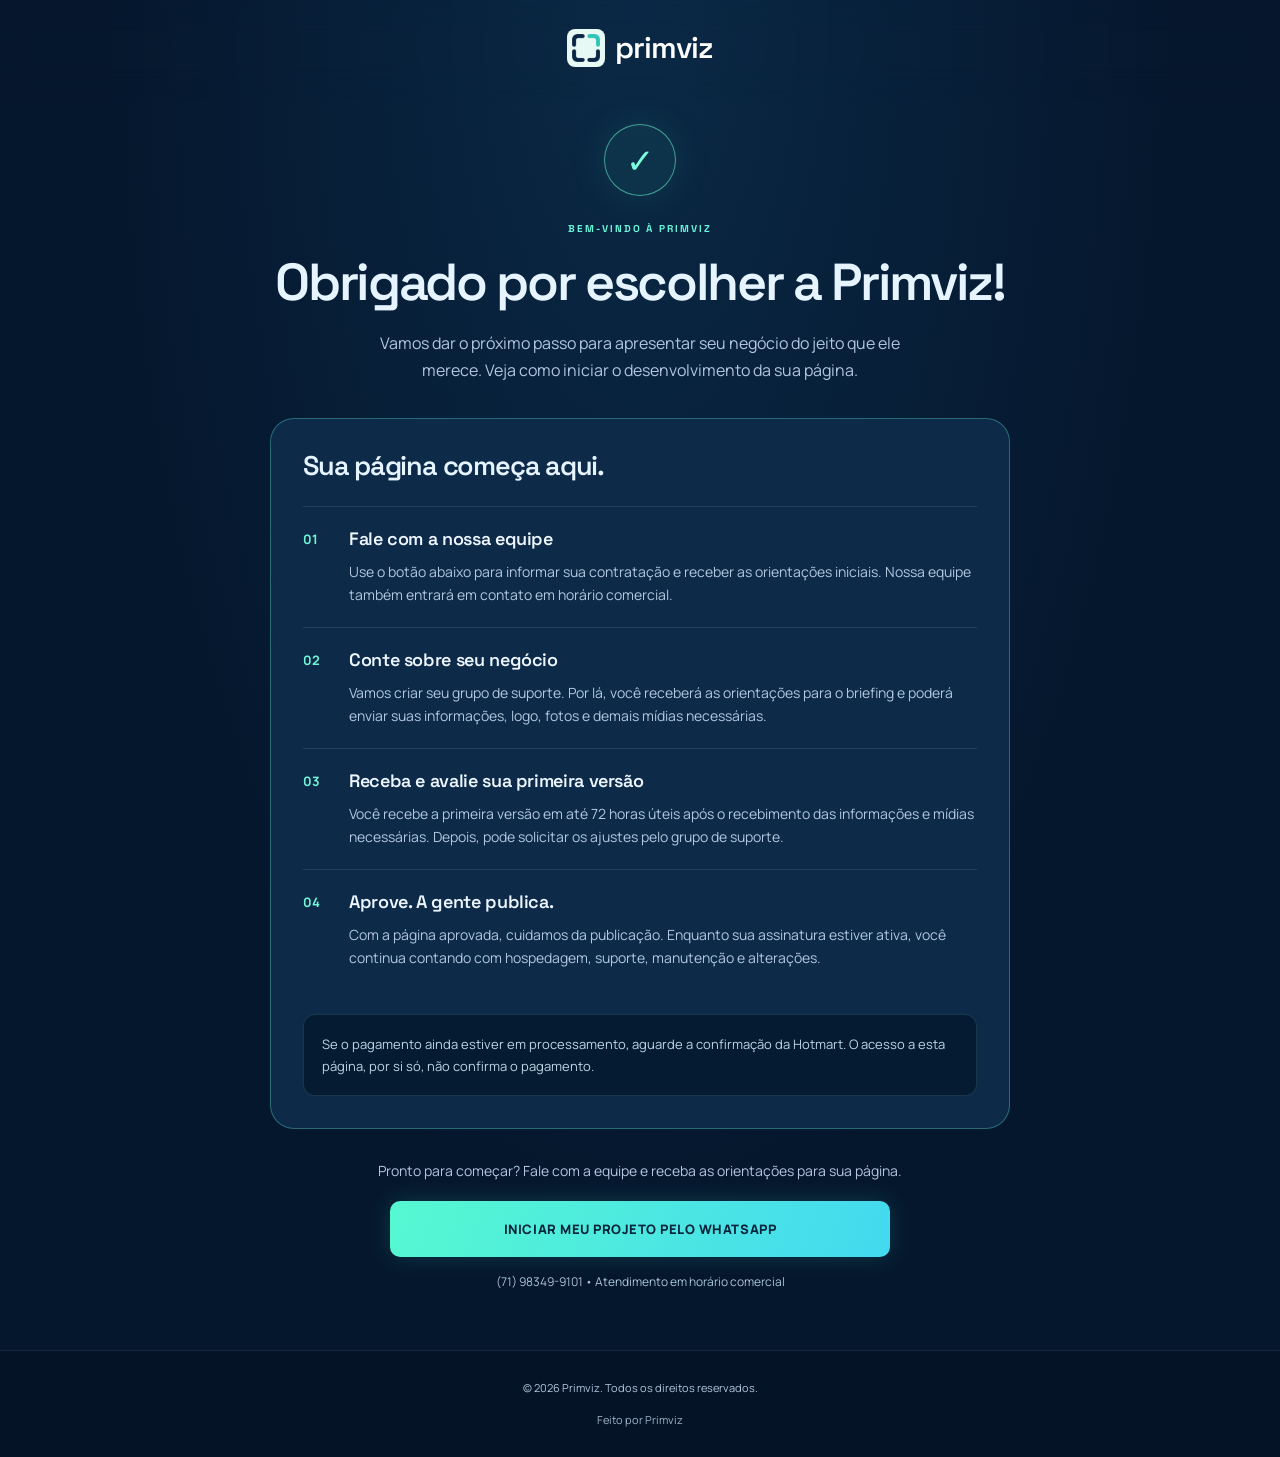
<file: obrigado/index.html>
<!doctype html><html lang="pt-BR"><head><meta charset="utf-8"><meta name="viewport" content="width=device-width,initial-scale=1"><meta name="theme-color" content="#05172d"><title>Obrigado | Primviz</title><meta name="description" content="Próximos passos para desenvolver sua página Primviz."><meta name="robots" content="noindex, nofollow, noarchive"><meta name="twitter:card" content="summary"><link rel="icon" href="../favicon.png"><link rel="stylesheet" href="../assets/style.css">
<!-- Meta Pixel -->
<script>!function(f,b,e,v,n,t,s){if(f.fbq)return;n=f.fbq=function(){n.callMethod?n.callMethod.apply(n,arguments):n.queue.push(arguments)};if(!f._fbq)f._fbq=n;n.push=n;n.loaded=!0;n.version='2.0';n.queue=[];t=b.createElement(e);t.async=!0;t.src=v;s=b.getElementsByTagName(e)[0];s.parentNode.insertBefore(t,s)}(window,document,'script','https://connect.facebook.net/en_US/fbevents.js');fbq('init','1395824749322064');fbq('track','PageView');</script>
<!-- Google Analytics -->
<script async src="https://www.googletagmanager.com/gtag/js?id=G-XXPLRF9T9N"></script><script>window.dataLayer=window.dataLayer||[];function gtag(){dataLayer.push(arguments);}gtag('js',new Date());gtag('config','G-XXPLRF9T9N');</script>
<style>.thanks-body{min-height:100vh;background:linear-gradient(140deg,#eff8f5,#fbfcfc 60%);display:flex;flex-direction:column}.thanks-header{padding:28px 20px;position:static;background:transparent;border:0;text-align:center}.thanks-main{flex:1;padding:24px 0 60px}.thanks-wrap{max-width:740px}.thanks-title{text-align:center}.thanks-mark{display:grid;place-items:center;margin:0 auto 24px;width:72px;height:72px;border:1px solid #b5dbce;background:#ddf2e9;border-radius:50%;color:#187660;font-size:34px}.thanks-title h1{font-size:clamp(34px,6vw,52px)}.thanks-title p{margin:20px auto 0;max-width:570px;font-size:16px}.thanks-card{margin:34px 0 0;padding:32px;border:1px solid #d4e4df;background:#ffffffc9;border-radius:24px}.thanks-card h2{font-size:27px}.thanks-steps{list-style:none;padding:0;margin:25px 0 0}.thanks-steps li{display:flex;gap:18px;padding:20px 0;border-top:1px solid var(--line)}.thanks-steps h3{font-size:18px}.thanks-steps p{font-size:14px;margin-top:9px}.thanks-number{flex-shrink:0;width:28px;color:#217a70;font-size:13px;font-weight:700;padding-top:3px}.thanks-contact{text-align:center;margin-top:30px}.thanks-contact p{font-size:14px;max-width:590px;margin:0 auto 18px}.thanks-contact .button{width:100%;max-width:500px}.thanks-contact small{display:block;color:var(--muted);font-size:12px;margin-top:16px}.thanks-note{background:#edf6f3;border-radius:12px;padding:18px;margin-top:24px;font-size:13px}.thanks-body footer{padding:28px 0}.thanks-body footer p{font-size:11px}@media(max-width:700px){.thanks-main{padding-top:10px}.thanks-card{padding:24px 20px}.thanks-title p{font-size:14px}.thanks-card h2{font-size:25px}.thanks-contact .button{font-size:11px}.thanks-header{padding:25px 20px}.thanks-body footer{padding-bottom:28px}}</style><link rel="preconnect" href="https://fonts.googleapis.com"><link rel="preconnect" href="https://fonts.gstatic.com" crossorigin><link href="https://fonts.googleapis.com/css2?family=Manrope:wght@400;500;600;700;800&family=Space+Grotesk:wght@400;500;600;700&display=swap" rel="stylesheet"><link rel="stylesheet" href="../assets/neon.css"></head><body class="thanks-body"><noscript><img height="1" width="1" style="display:none" src="https://www.facebook.com/tr?id=1395824749322064&amp;ev=PageView&amp;noscript=1" alt=""></noscript><header class="thanks-header"><div class="brand"><img src="../assets/images/marca.png" width="36" height="36" alt="Marca Primviz"><span>primviz</span></div></header><main class="thanks-main"><div class="container thanks-wrap"><div class="thanks-title"><div class="thanks-mark" aria-hidden="true">✓</div><span class="eyebrow">BEM-VINDO À PRIMVIZ</span><h1>Obrigado por escolher a Primviz!</h1><p>Vamos dar o próximo passo para apresentar seu negócio do jeito que ele merece. Veja como iniciar o desenvolvimento da sua página.</p></div><section class="thanks-card" aria-labelledby="next-steps"><h2 id="next-steps">Sua página começa aqui.</h2><ol class="thanks-steps"><li><span class="thanks-number">01</span><div><h3>Fale com a nossa equipe</h3><p>Use o botão abaixo para informar sua contratação e receber as orientações iniciais. Nossa equipe também entrará em contato em horário comercial.</p></div></li><li><span class="thanks-number">02</span><div><h3>Conte sobre seu negócio</h3><p>Vamos criar seu grupo de suporte. Por lá, você receberá as orientações para o briefing e poderá enviar suas informações, logo, fotos e demais mídias necessárias.</p></div></li><li><span class="thanks-number">03</span><div><h3>Receba e avalie sua primeira versão</h3><p>Você recebe a primeira versão em até 72 horas úteis após o recebimento das informações e mídias necessárias. Depois, pode solicitar os ajustes pelo grupo de suporte.</p></div></li><li><span class="thanks-number">04</span><div><h3>Aprove. A gente publica.</h3><p>Com a página aprovada, cuidamos da publicação. Enquanto sua assinatura estiver ativa, você continua contando com hospedagem, suporte, manutenção e alterações.</p></div></li></ol><p class="thanks-note">Se o pagamento ainda estiver em processamento, aguarde a confirmação da Hotmart. O acesso a esta página, por si só, não confirma o pagamento.</p></section><section class="thanks-contact" aria-label="Contato para iniciar o projeto"><p>Pronto para começar? Fale com a equipe e receba as orientações para sua página.</p><a class="button" id="start-project" href="https://wa.me/5571983499101?text=Ol%C3%A1%21%20Acabei%20de%20contratar%20a%20Primviz%20pela%20Hotmart%20e%20quero%20iniciar%20o%20desenvolvimento%20da%20minha%20p%C3%A1gina." target="_blank" rel="noopener noreferrer">INICIAR MEU PROJETO PELO WHATSAPP</a><small>(71) 98349-9101 • Atendimento em horário comercial</small></section></div></main><footer><div class="container"><p>© <span id="thanks-year">2026</span> Primviz. Todos os direitos reservados.</p><a class="credit" href="https://primviz.com.br" target="_blank" rel="noopener noreferrer">Feito por Primviz</a></div></footer><script>document.getElementById('thanks-year').textContent=new Date().getFullYear();document.getElementById('start-project').addEventListener('click',function(){if(typeof gtag==='function')gtag('event','lead_whatsapp',{event_category:'onboarding',event_label:'Iniciar projeto após contratação',transport_type:'beacon'});if(typeof fbq==='function')fbq('trackCustom','ClickWhatsApp',{button_position:'obrigado'});});</script></body></html>
</file>
<file: assets/style.css>
:root{--navy:#0c2645;--teal:#2bbfb3;--ink:#0d2440;--muted:#4a5f73;--paper:#fbfcfc;--line:#dce6e9;--gradient:linear-gradient(115deg,#0c2645,#14616f 65%,#20897e);--radius:24px}*{box-sizing:border-box}html{scroll-behavior:smooth;scroll-padding-top:90px}body{margin:0;color:var(--ink);background:var(--paper);font-family:Arial,Helvetica,sans-serif;-webkit-font-smoothing:antialiased}img{display:block;max-width:100%;height:auto}a{color:inherit;text-decoration:none}button{font:inherit;cursor:pointer}p{line-height:1.7;color:var(--muted)}h1,h2,h3,p,figure{margin:0}p+p{margin-top:16px}h1,h2{letter-spacing:-.045em;line-height:1.12;text-wrap:balance}h1{font-size:clamp(34px,5.1vw,66px);font-weight:750}h2{font-size:clamp(30px,3.7vw,46px)}h3{font-size:20px;line-height:1.3;letter-spacing:-.02em}::selection{background:#c3ede6}a:focus-visible,button:focus-visible,summary:focus-visible,[tabindex]:focus-visible{outline:3px solid #188c81;outline-offset:5px}.container{width:min(1140px,calc(100% - 40px));margin-inline:auto}.section{padding:76px 0;border-bottom:1px solid var(--line)}.section-head{max-width:850px;margin-bottom:24px}.eyebrow{display:block;font-size:11px;letter-spacing:.15em;font-weight:700;line-height:1.7;color:#226d71;margin-bottom:18px}.intro{max-width:760px;font-size:17px;margin-bottom:32px}.statement{font-weight:700;color:var(--ink);font-size:21px;max-width:760px;margin:32px 0}.conversion{margin-top:28px}.button{display:inline-flex;align-items:center;justify-content:center;gap:12px;min-height:56px;padding:18px 28px;border:0;border-radius:13px;background:var(--gradient);color:white;font-size:13px;font-weight:700;letter-spacing:.035em;box-shadow:0 8px 22px #0c26451c;transition:transform .2s,box-shadow .2s;text-align:center}.button:hover{transform:translateY(-3px);box-shadow:0 12px 28px #0c264530}.micro{font-size:11px;margin-top:12px;line-height:1.6;color:var(--muted)}.secure{font-size:12px;margin-top:12px}.skip{position:fixed;top:-60px;left:12px;background:white;z-index:99;padding:12px}.skip:focus{top:10px}header{position:sticky;top:0;z-index:20;background:#fbfcfcf0;backdrop-filter:blur(16px);border-bottom:1px solid var(--line)}.nav-wrap{width:min(1200px,calc(100% - 40px));margin:auto;min-height:78px;display:flex;align-items:center;gap:24px}.brand{display:inline-flex;align-items:center;gap:10px}.brand span{font-size:30px;letter-spacing:-.035em;font-weight:700}.brand img{width:32px;height:32px}.nav-wrap nav{display:flex;gap:26px;margin-left:auto;font-size:12px;font-weight:600}.nav-wrap nav a:hover{color:#167a72}.nav-cta{margin-left:auto;font-size:12px;font-weight:700;border:1px solid var(--line);padding:12px 18px;border-radius:9px}#menu-toggle{display:none}.hero{position:relative;overflow:hidden;padding:65px 0 70px;background:linear-gradient(#ffffffbc,#ffffffca),url('images/textura.webp') center/cover}.hero-grid{display:grid;grid-template-columns:1.08fr 1fr;align-items:center;gap:45px}.hero h1 span{background:linear-gradient(100deg,#125b72,#188a7c);background-clip:text;color:transparent}.lead{font-size:16px;line-height:1.7;margin-top:24px}.hero-price{display:flex;align-items:center;gap:20px;margin-top:25px}.hero-price strong{font-size:40px;letter-spacing:-.04em;white-space:nowrap}.hero-price strong span{font-size:18px;font-weight:400;letter-spacing:0}.hero-price p{font-size:12px;line-height:1.6}.hero-visual{position:relative;padding:40px 0 35px;isolation:isolate}.hero-product{position:relative;border-radius:34px;box-shadow:0 22px 60px #0c264515;transform:rotate(-3deg)}.floating-note{position:relative;display:block;width:fit-content;z-index:2;border:1px solid #d9e9e5;border-radius:50px;padding:13px 20px;background:#fff;font-size:12px;font-weight:700;box-shadow:0 10px 35px #0c264512;margin:0 auto 18px;animation:float 7s ease-in-out infinite}.visual-footer{display:flex;align-items:center;justify-content:center;gap:8px;font-size:12px;margin-top:26px}.live-dot{width:7px;height:7px;border-radius:50%;background:#168071;box-shadow:0 0 0 5px #2bbfb319}.orbit{position:absolute;z-index:-1;width:300px;height:300px;border-radius:50%;filter:blur(45px);background:#8ce0d255;animation:float 10s ease-in-out infinite}.orbit-one{top:-30px;right:-60px}.orbit-two{bottom:0;left:-30px;background:#96afcd44;animation-delay:-4s}.product-showcase{display:grid;grid-template-columns:1fr 1fr;gap:80px;align-items:center;background:#f0f5f5;border-radius:32px;padding:40px 60px}.product-showcase>img{width:100%;max-width:380px;max-height:470px;object-fit:contain;border-radius:20px;justify-self:center}.product-showcase h3{font-size:clamp(32px,4vw,49px);letter-spacing:-.04em;line-height:1.15}.product-showcase h3 span{color:#177e76}.product-labels{display:flex;flex-wrap:wrap;gap:8px;margin-top:24px}.product-labels span{border:1px solid #cbdcd9;border-radius:40px;padding:8px 12px;font-size:12px}.comparison-section{background:#f2f7f7}.comparison{display:grid;grid-template-columns:1fr 100px 1fr;align-items:center;gap:24px;margin-top:44px}.generic-links{padding:30px;border:1px solid #d3dfe4;border-radius:28px;max-width:330px;width:100%;justify-self:center;text-align:center;background:#f9fbfc}.avatar{width:64px;height:64px;margin:20px auto;background:#d9e2e7;border-radius:50%}.sample-link{border:1px solid #d1d9df;border-radius:10px;padding:14px;margin-top:13px;font-size:13px;background:#edf1f4}.generic-links small{display:block;font-size:12px;color:#4b6070;margin-top:24px}.compare-transition{text-align:center;font-size:11px;color:#226d71}.compare-transition b{font-size:40px;display:block;transform:rotate(-90deg);margin-top:12px}.real-page{max-width:400px;justify-self:center;text-align:center}.real-page img{max-height:450px;border-radius:26px;width:auto;margin:auto}.features{display:grid;grid-template-columns:1fr 1fr;gap:0 45px}.feature{display:flex;gap:20px;padding:25px 0;border-top:1px solid var(--line)}.feature>span{color:#287c79;font-size:11px;letter-spacing:.04em;padding-top:5px}.feature p{font-size:14px;margin-top:10px}.tinted{background:linear-gradient(130deg,#eff8f5,#f4f6fa)}.professions{display:flex;flex-wrap:wrap;gap:8px;margin-bottom:28px}.professions span{padding:8px 12px;font-size:12px;border:1px solid #d5e3e1;border-radius:50px}.gallery{display:flex;gap:20px;overflow-x:auto;scroll-snap-type:x mandatory;scrollbar-width:thin;padding:10px 1px 20px}.project{flex:0 0 290px;min-width:0;scroll-snap-align:start}.project-image{border-radius:22px;background:#fff;border:1px solid #dfe8e9;overflow:hidden}.project img{width:100%;aspect-ratio:530/701;object-fit:cover}.project figcaption{display:flex;justify-content:space-between;align-items:baseline;gap:10px;padding:16px 2px;font-size:13px}.project figcaption span{font-size:11px;color:var(--muted)}.gallery-controls{display:flex;justify-content:space-between;align-items:center;font-size:12px;color:var(--muted);margin:5px 0 25px}.gallery-controls button{background:transparent;border:1px solid #cdd9db;border-radius:50%;height:42px;width:42px;margin-left:6px;color:var(--navy);font-size:20px}.personalization{display:grid;grid-template-columns:1fr 1fr;align-items:center;gap:60px}.identity-duo{display:flex;align-items:center;gap:14px}.identity-duo img{width:calc(50% - 7px);border-radius:18px}.identity-duo img:first-child{transform:translateY(-18px)}.identity-duo img:last-child{transform:translateY(18px)}.dark{color:white;background:radial-gradient(ellipse at top left,#165761,#0c2645 65%)}.dark p{color:#c4d7df}.dark .eyebrow{color:#84ded1}.included-grid{display:grid;grid-template-columns:1fr 1fr;gap:55px}.included-price{margin-top:30px}.included-price strong{color:white}.dark .button{background:#e7fbf5;color:var(--navy)}.included-list article{display:flex;gap:18px;padding:24px 0;border-bottom:1px solid #ffffff20}.included-list article:first-child{padding-top:0}.included-list p{font-size:14px;margin-top:10px}.check{display:inline-grid;place-items:center;background:#ffffff10;color:#88e0d4;border-radius:50%;width:28px;height:28px;flex-shrink:0}.included-ending{grid-column:1/-1;font-size:20px;text-align:center;border-top:1px solid #ffffff20;padding-top:32px}.steps{display:grid;grid-template-columns:repeat(3,1fr);gap:36px;list-style:none;padding:0;margin:35px 0}.steps li{display:flex;gap:18px}.step-number{font-size:14px;border-top:2px solid var(--teal);padding-top:12px;color:#277b7b;font-weight:700}.steps h3{font-size:19px}.steps p{font-size:14px;margin-top:12px}.proof{background:#f8fafb}.transparency{max-width:780px;margin-bottom:40px}.transparency p{margin-top:18px}.offer-section{background:linear-gradient(135deg,#eaf4f2,#f3f6f9)}.offer{border:1px solid #cadfda;background:#ffffffd9;border-radius:30px;display:grid;grid-template-columns:1fr 1fr;gap:55px;padding:50px;box-shadow:0 20px 60px #0c264509}.offer h2{font-size:30px}.offer-price{font-size:90px;font-weight:700;letter-spacing:-.065em;margin:24px 0 10px}.offer-price span{font-size:24px;font-weight:400;letter-spacing:-.02em}.offer-details{align-self:center}.offer-details ul{list-style:none;padding:0;margin:0}.offer-details li{position:relative;padding:12px 0 12px 27px;font-size:15px}.offer-details li:before{content:'✓';color:#177969;position:absolute;left:0}.faq-container{max-width:820px}.faq{border-top:1px solid var(--line)}details{border-bottom:1px solid var(--line)}summary{display:flex;align-items:center;justify-content:space-between;gap:18px;font-size:17px;font-weight:600;cursor:pointer;padding:25px 0;list-style:none}summary::-webkit-details-marker{display:none}summary span{font-weight:400;color:#267c78;font-size:24px;transition:transform .2s}details[open] summary span{transform:rotate(45deg)}details>div{padding-bottom:25px;font-size:15px}.guarantee{background:#eef6f3}.guarantee-inner{display:flex;align-items:center;gap:55px;max-width:950px}.guarantee-inner h2{font-size:30px}.guarantee-inner p{font-size:14px;margin-top:16px}.guarantee-badge{flex-shrink:0;display:grid;place-items:center;text-align:center;width:165px;height:165px;border:1px solid #80bfb1;border-radius:50%;padding:25px;background:#ffffff70}.guarantee-badge strong{font-size:68px;line-height:1;color:#187766}.guarantee-badge span{font-size:10px;font-weight:700;letter-spacing:.1em;max-width:90px}.closing{text-align:center;position:relative;background:linear-gradient(#ffffffe0,#ffffffe0),url('images/textura.webp') center/cover}.closing .section-head,.closing .intro{margin-inline:auto}.closing-price{display:block;font-size:66px;letter-spacing:-.05em;margin-top:30px}.closing-price span{font-size:23px;letter-spacing:0;font-weight:400}.doubt-block{text-align:center}.doubt-block h2{max-width:700px;margin:auto}.doubt-block p{max-width:650px;margin:20px auto}.whatsapp{background:white;border:1px solid #bfd3cc;color:var(--navy);box-shadow:none;margin-top:14px}.whatsapp svg{width:20px;height:20px;flex-shrink:0;color:#167a5d}footer{padding:40px 0;text-align:center;background:#f2f6f7}footer .brand{margin-bottom:12px}footer p{font-size:13px}.footer-small{font-size:11px;margin-top:22px}.credit{display:inline-block;font-size:11px;color:#546b7e;margin-top:14px}.credit span{display:inline-block;transition:transform .2s}.credit:hover span{transform:translateX(3px)}.mobile-offer{display:none}.reveal{transition:opacity .65s,transform .65s}.reveal.pending{opacity:0;transform:translateY(20px)}@keyframes float{0%,100%{transform:translateY(0)}50%{transform:translateY(-12px)}}
@media(max-width:900px){.nav-wrap nav{gap:16px}.hero-grid{gap:20px}.hero-price{display:block}.hero-price p{margin-top:8px}.product-showcase{gap:35px;padding:30px}.personalization{gap:30px}.included-grid{gap:35px}.steps{grid-template-columns:1fr 1fr}.offer{gap:30px;padding:35px}}
@media(max-width:700px){html{scroll-padding-top:82px}.container,.nav-wrap{width:calc(100% - 36px)}.section{padding:54px 0}.nav-wrap{min-height:68px;gap:14px}.brand span{font-size:27px}.brand img{width:29px;height:29px}.nav-cta{padding:10px 12px;font-size:11px;order:2;margin-left:0}#menu-toggle{display:flex;flex-direction:column;gap:5px;align-items:center;justify-content:center;border:1px solid var(--line);border-radius:9px;width:42px;height:42px;background:none;order:3;margin-left:auto}#menu-toggle span{width:16px;height:2px;background:var(--navy)}.nav-wrap nav{display:none;position:absolute;left:0;right:0;top:68px;background:#fbfcfc;border-bottom:1px solid var(--line);padding:18px;flex-direction:column;gap:0}.nav-wrap nav.open{display:flex}.nav-wrap nav a{padding:14px 8px;font-size:14px}.hero{padding:34px 0 35px}.hero-grid{grid-template-columns:1fr;gap:20px}.hero-copy{text-align:center}.hero .eyebrow{font-size:10px}.hero h1{font-size:clamp(32px,8.8vw,46px);line-height:1.13}.lead{font-size:14px;margin-top:20px}.hero-price{display:flex;justify-content:center;gap:15px;text-align:left;margin-top:21px}.hero-price strong{font-size:36px}.hero-price p{font-size:11px;margin-top:0}.conversion{margin-top:24px}.button{width:100%;padding:18px 17px;min-height:56px;font-size:12px}.micro{font-size:10px}.hero-visual{max-width:430px;margin:auto;width:100%;padding:15px 6px 10px}.hero-product{border-radius:23px}.floating-note{font-size:11px;padding:10px 14px;margin-bottom:18px}.visual-footer{font-size:11px;margin-top:22px}.section-head{margin-bottom:20px}.eyebrow{font-size:10px;margin-bottom:13px}.intro{font-size:15px;margin-bottom:25px}.product-showcase{grid-template-columns:1fr;padding:24px 20px;gap:28px;text-align:center}.product-showcase>img{max-height:360px;width:auto}.product-showcase h3{font-size:34px}.product-labels{justify-content:center}.product-showcase .micro{font-size:9px}.comparison{grid-template-columns:1fr;gap:24px;margin-top:28px}.generic-links{max-width:280px;padding:25px}.compare-transition b{transform:none}.real-page .eyebrow{max-width:250px;margin-inline:auto}.real-page img{max-height:390px}.statement{font-size:19px;margin-top:26px}.features{grid-template-columns:1fr}.feature{padding:21px 0;gap:17px}.feature h3{font-size:19px}.feature p{font-size:14px}.professions span{font-size:10px;padding:7px 10px}.project{flex-basis:79%;max-width:330px}.gallery{gap:14px}.gallery-controls{font-size:11px}.personalization{grid-template-columns:1fr;gap:45px}.personalization p{font-size:15px}.identity-duo{padding:0 2px 15px}.identity-duo img{border-radius:14px}.included-grid{grid-template-columns:1fr;gap:35px}.dark .section-head{margin-bottom:23px}.included-grid>div>p{font-size:15px}.included-list article{padding:21px 0}.included-list h3{font-size:19px}.included-ending{font-size:17px;padding-top:25px}.steps{grid-template-columns:1fr;gap:28px}.steps li{gap:20px}.steps h3{font-size:19px}.steps p{font-size:14px}.offer{grid-template-columns:1fr;gap:24px;padding:29px 23px;border-radius:24px}.offer-price{font-size:78px}.offer h2{font-size:28px}.offer-details li{font-size:14px}.offer .micro{font-size:9px}.transparency h2{font-size:30px}.transparency p{font-size:15px}summary{font-size:16px;padding:22px 0}details>div{font-size:14px}.guarantee-inner{flex-direction:column;gap:25px;text-align:center}.guarantee-badge{width:140px;height:140px}.guarantee-badge strong{font-size:60px}.guarantee-inner h2{font-size:29px}.closing h2{font-size:32px}.closing-price{font-size:58px}.closing>div>p{font-size:13px}.doubt-block h2{font-size:30px}.doubt-block p{font-size:14px}.whatsapp{font-size:10px;letter-spacing:0;padding:17px 12px;gap:9px}.mobile-offer{display:flex;position:fixed;bottom:0;left:0;right:0;z-index:30;align-items:center;gap:14px;padding:10px 18px calc(10px + env(safe-area-inset-bottom));background:#ffffffef;backdrop-filter:blur(15px);border-top:1px solid var(--line);transform:translateY(120%);transition:transform .25s}.mobile-offer.visible{transform:translateY(0)}.mobile-offer>span{white-space:nowrap;font-size:11px}.mobile-offer strong{font-size:22px;letter-spacing:-.05em}.mobile-offer .button{min-height:44px;padding:13px 12px;font-size:10px;flex:1}footer{padding-bottom:100px}}
@media(prefers-reduced-motion:reduce){html{scroll-behavior:auto}*,*:before,*:after{animation:none!important;transition:none!important}.reveal.pending{opacity:1;transform:none}}

/* V1.1: mockups completos, sem recorte e com transparência preservada. */
.hero-product{transform:none;border-radius:0;box-shadow:none}.project-image{background:linear-gradient(145deg,#eef5f3,#f7f9fb)}.project img{aspect-ratio:912/1846;object-fit:contain;padding:18px}.product-showcase>img,.real-page img,.identity-duo img{object-fit:contain;border-radius:0}.identity-duo{align-items:center}.hero-visual{padding-top:20px}

/* V1.2: exemplos distribuídos, sem repetir o carrossel do portfólio. */
.identity-duo figure{width:calc(50% - 7px);min-width:0}.identity-duo figure img{width:100%;transform:none}.identity-duo figure:first-child{transform:translateY(-18px)}.identity-duo figure:last-child{transform:translateY(18px)}.identity-duo figcaption{font-size:12px;font-weight:700;margin-top:15px}.identity-duo figcaption span{display:block;font-size:11px;font-weight:400;color:var(--muted);margin-top:5px}.project-directory{display:grid;grid-template-columns:1fr 1fr;gap:0 36px;margin:30px 0}.project-directory a{display:flex;justify-content:space-between;align-items:center;gap:15px;padding:22px 0;border-top:1px solid var(--line)}.project-directory strong{font-size:16px}.project-directory small{display:block;color:var(--muted);font-size:12px;margin-top:8px}.directory-action{font-size:11px;white-space:nowrap;color:#216b6d}.directory-action b{font-size:18px;margin-left:6px}.project-directory a:hover .directory-action{color:var(--navy)}[id^="projeto-"]{scroll-margin-top:100px}
@media(max-width:700px){.project-directory{grid-template-columns:1fr;margin-top:20px}.project-directory a{padding:19px 0}.identity-duo{gap:16px;padding:0 0 20px}.identity-duo figure{width:calc(50% - 8px)}.identity-duo figcaption{font-size:11px}.identity-duo figcaption span{font-size:10px}.identity-duo figure:first-child{transform:translateY(-10px)}.identity-duo figure:last-child{transform:translateY(10px)}}

/* Nomes completos nos novos exemplos. */
.project figcaption{align-items:flex-start;flex-wrap:wrap}.project figcaption strong{max-width:100%}

/* V1.4: ações de portfólio com aparência de botão, sem setinhas. */
.preview-link{display:block;position:relative;text-align:center;min-width:0}.preview-action{display:inline-flex;align-items:center;justify-content:center;min-height:44px;padding:13px 22px;margin:16px auto 8px;border:1px solid #b9d9d4;border-radius:11px;background:#e6f5f1;color:#0c4546;font-size:11px;font-weight:700;letter-spacing:.03em;box-shadow:0 3px 8px #0c264508;transition:background .2s,box-shadow .2s,transform .2s}.preview-link:hover .preview-action{background:#d0ede6;box-shadow:0 6px 14px #0c264514;transform:translateY(-2px)}.directory-action{display:inline-flex;align-items:center;justify-content:center;min-height:44px;padding:13px 18px;border:1px solid #b9d9d4;border-radius:11px;background:#e6f5f1;color:#0c4546;font-size:10px;font-weight:700;letter-spacing:.03em;transition:background .2s,box-shadow .2s}.project-directory a:hover .directory-action{background:#cfece5;color:#0c4546;box-shadow:0 4px 10px #0c264510}.product-showcase>.preview-link{justify-self:center;width:100%;max-width:380px}.product-showcase>.preview-link img{max-height:470px;object-fit:contain;margin:auto}.real-page>.preview-link img{max-height:450px;object-fit:contain;margin:auto}.identity-duo .preview-action{font-size:10px;padding:12px 14px;width:100%}.project .preview-action{width:calc(100% - 36px);margin:0 18px 18px}.identity-duo figure .preview-link img{width:100%}.project-directory strong{display:block;line-height:1.4}
@media(max-width:700px){.product-showcase>.preview-link img{max-height:360px}.real-page>.preview-link img{max-height:390px}.directory-action{padding:12px 14px;font-size:9px}.identity-duo .preview-action{font-size:9px;padding:12px 8px}.project-directory a>span:first-child{min-width:0}.project-directory strong{font-size:14px}}
</file>
<file: assets/neon.css>
/* PRIMVIZ VERSÃO 02 • BLUE / AQUA NEON */
:root{--navy:#05172d;--ink:#edf6ff;--teal:#51f6cf;--muted:#b3c6df;--paper:#05172d;--line:#719bcc33;--gradient:linear-gradient(110deg,#56f8d1,#43d9f0);--radius:16px}body{background:#05172d;color:var(--ink);font-family:'Manrope',Arial,sans-serif}h1,h2,h3,.brand,.offer-price,.closing-price,.hero-price strong{font-family:'Space Grotesk','Manrope',Arial,sans-serif}h1,h2{font-weight:600;letter-spacing:-.045em}h1{font-size:clamp(38px,5.5vw,74px);line-height:1.06}h2{font-size:clamp(30px,3.9vw,49px);line-height:1.12}h3{font-weight:600}p{color:var(--muted)}::selection{background:#51f6cf;color:#05172d}a:focus-visible,button:focus-visible,summary:focus-visible,[tabindex]:focus-visible{outline-color:#51f6cf}.section{position:relative;isolation:isolate;border-color:#719bcc26;padding:95px 0}.eyebrow{font-family:'Space Grotesk',sans-serif;color:#69f5d9;letter-spacing:.19em;font-size:10px}.section-head{position:relative;padding-left:23px}.section-head:before{content:'';position:absolute;left:0;top:3px;width:3px;height:35px;background:#51f6cf;box-shadow:0 0 18px #51f6cf99}.intro{font-size:16px}.button{background:var(--gradient);color:#03233b;border-radius:10px;box-shadow:0 0 0 1px #74ffe366,0 6px 32px #43dfd42c;letter-spacing:.04em;font-weight:800;position:relative;overflow:hidden}.button:after{content:'';position:absolute;inset:-70% auto -70% -50%;width:30%;background:linear-gradient(90deg,transparent,#ffffff70,transparent);transform:skew(-25deg);animation:neon-sheen 7s ease-in-out infinite;pointer-events:none}.button:hover{box-shadow:0 0 0 1px #74ffe3,0 8px 42px #43dfd455;transform:translateY(-3px)}.micro,.secure{color:#acbdd3}.statement{color:#eff7ff;font-weight:600}.nav-wrap{min-height:86px}header{background:#05172ded;border-bottom-color:#719bcc33;box-shadow:0 8px 45px #01091470}.brand img{background:#e6f9f4;padding:5px;border-radius:8px;width:38px;height:38px}.brand span{font-family:'Space Grotesk',sans-serif;font-weight:600;color:white}.nav-wrap nav a{color:#b6cbe1;font-size:11px}.nav-wrap nav a:hover{color:#51f6cf}.nav-cta{border:1px solid #52f3cf66;color:#69f5d9;background:#5ef4d00a;border-radius:8px}.skip{background:#0e3154;color:white}.hero{padding:82px 0 85px;isolation:isolate;background:radial-gradient(ellipse at 95% 25%,#103b6b,transparent 60%),radial-gradient(ellipse at 15% 95%,#073e53,transparent 50%),#05172d;overflow:hidden}.hero:before{content:'';position:absolute;inset:0;background-image:linear-gradient(#59b1e20b 1px,transparent 1px),linear-gradient(90deg,#59b1e20b 1px,transparent 1px);background-size:60px 60px;mask-image:linear-gradient(90deg,transparent,#000);pointer-events:none;z-index:-1}.hero:after{content:'';position:absolute;left:0;right:0;bottom:0;height:1px;background:linear-gradient(90deg,transparent,#53fbd4,transparent);opacity:.65}.hero-grid{gap:70px;grid-template-columns:1.04fr 1fr}.hero h1 span{background:linear-gradient(100deg,#5ff3d7,#4cd1ff);background-clip:text;color:transparent;text-shadow:0 0 42px #32e3cd15}.hero .lead{font-size:15px;margin-top:28px}.hero-price{position:relative;background:linear-gradient(125deg,#153652b0,#0b263f);border:1px solid #5ce6d844;border-radius:14px;padding:22px 24px;gap:24px;margin-top:30px}.hero-price strong{font-size:46px;color:#6cf5d5}.hero-price strong span{font-size:18px;color:#ddf4fa}.hero-price p{font-size:11px;line-height:1.9}.price-corner{position:absolute;right:-1px;top:-1px;width:22px;height:22px;border-top:2px solid #51f6cf;border-right:2px solid #51f6cf;border-radius:0 14px 0 0}.hero-visual{padding:50px 8px 45px;position:relative}.hero-product{position:relative;z-index:2;filter:drop-shadow(0 12px 20px #0008)}.floating-note{position:relative;z-index:3;border-color:#5fded860;background:#0e3050e8;color:#9bffeb;box-shadow:0 0 24px #3ce1d214;border-radius:8px;font-family:'Space Grotesk',sans-serif;font-size:11px;padding:12px 18px}.visual-footer{position:relative;z-index:3;color:#aecadd;font-size:11px;letter-spacing:.03em}.live-dot{background:#65ffcf;box-shadow:0 0 16px #51f6cf,0 0 0 5px #51f6cf14}.orbit{background:#04cfa323;filter:blur(50px);width:330px;height:330px}.orbit-two{background:#2783ff28}.tech-frame{position:absolute;inset:10px -10px;z-index:0;border:1px solid #72e5ee25;background:linear-gradient(135deg,#5ccde309,transparent 60%);border-radius:20px;overflow:hidden}.tech-frame i{position:absolute;width:35px;height:35px;border:2px solid #6af3df88;z-index:1}.tech-frame i:nth-child(1){top:0;left:0;border-right:0;border-bottom:0;border-radius:18px 0 0 0}.tech-frame i:nth-child(2){top:0;right:0;border-left:0;border-bottom:0;border-radius:0 18px 0 0}.tech-frame i:nth-child(3){bottom:0;left:0;border-top:0;border-right:0;border-radius:0 0 0 18px}.tech-frame i:nth-child(4){bottom:0;right:0;border-top:0;border-left:0;border-radius:0 0 18px 0}.tech-orbits{position:absolute;inset:0;width:100%;height:100%;fill:none;stroke:#68f4e425;stroke-width:.7;animation:orbit-turn 90s linear infinite}.scanner{position:absolute;left:0;right:0;height:2px;top:20%;background:linear-gradient(90deg,transparent,#6ff3dc55,transparent);box-shadow:0 0 28px #5af4d94d;animation:scan 12s ease-in-out infinite}.product-showcase{position:relative;isolation:isolate;overflow:hidden;background:linear-gradient(135deg,#0d2b50,#0a1e37);border:1px solid #72e5ee33;border-radius:20px;padding:48px 60px}.showcase-mesh{position:absolute;z-index:-1;inset:0;background-image:radial-gradient(#58d3d428 1px,transparent 1px);background-size:18px 18px;mask-image:linear-gradient(90deg,#000,transparent)}.product-showcase h3 span{color:#69f5d9}.product-labels span{border-color:#6ecfdf44;background:#05172d55;color:#c5eeec;border-radius:6px;font-size:11px}.comparison-section{background:linear-gradient(140deg,#0b2040,#082b3f)}.generic-links{background:#112c47;border-color:#6ca6b544;border-radius:18px;box-shadow:0 15px 40px #010c243d;color:#d5e1ef}.generic-links .eyebrow{color:#a7b9d1}.avatar{background:#36506d}.sample-link{background:#1e3c5a;border-color:#43607c;color:#adbed2;border-radius:7px}.generic-links small{color:#9eafc7}.compare-transition{color:#5bf5d4;font-family:'Space Grotesk',sans-serif}.compare-transition b{filter:drop-shadow(0 0 10px #45d1c7)}.real-page{padding:24px;background:#45d8c607;border:1px solid #43e3c64d;border-radius:18px}.features{gap:16px;grid-template-columns:repeat(3,1fr)}.feature{border:1px solid #5a9ca433;background:linear-gradient(130deg,#0c2c4e,#0a213b);padding:26px;border-radius:16px;display:block;transition:border .25s,transform .25s}.feature:first-child{grid-column:span 2}.feature:last-child{grid-column:span 2}.feature>span{display:inline-grid;place-items:center;width:38px;height:38px;color:#6effdd;border:1px solid #5fe4c34a;background:#55ebd00b;border-radius:10px;margin-bottom:24px;padding:0;font-family:'Space Grotesk',sans-serif}.feature h3{font-size:19px}.feature p{font-size:13px;line-height:1.75}.feature:hover{border-color:#5fe4c37a;transform:translateY(-3px)}.tinted{background:linear-gradient(130deg,#0b294c,#061a32)}.professions span{border-color:#6aa1c244;background:#3d75bb12;color:#b7d4e8;border-radius:6px}.gallery{gap:23px;padding-top:15px;padding-bottom:22px;scrollbar-color:#327d8a #0a233d}.project{flex-basis:285px}.project-image{background:radial-gradient(ellipse at 50% 40%,#1b4767,#0a1f36 75%);border-color:#579eb54d;border-radius:18px;position:relative}.project-image:before{content:'';position:absolute;left:20px;right:20px;top:0;height:1px;background:linear-gradient(90deg,transparent,#56e6d4,transparent)}.project img{padding:25px;filter:drop-shadow(0 10px 15px #0005)}.project figcaption span{color:#9db9d2}.project figcaption strong{color:white}.gallery-controls{color:#9db9d2}.gallery-controls button{background:#0c2c48;border-color:#43d8cb66;color:#6af4d5;border-radius:10px;width:46px;height:46px}.gallery-controls button:hover{background:#114563}.personalization{gap:90px}.identity-duo{gap:22px}.identity-duo figure{width:calc(50% - 11px)}.identity-duo .preview-link{background:linear-gradient(145deg,#123d59,#071c34);border:1px solid #53e0c34a;border-radius:18px;padding:18px 12px 10px}.identity-duo figure:last-child .preview-link{background:linear-gradient(150deg,#173c65,#0b2037);border-color:#6ca7e044}.identity-duo figcaption span{color:#aec5dd}.dark{background:radial-gradient(ellipse at 80% 0,#12606b44,transparent 60%),#08213d}.included-grid{gap:70px}.included-list{padding:30px;background:#061a32c4;border:1px solid #71a8c733;border-radius:18px}.included-list article{border-color:#719bcc33}.included-list h3{font-size:19px}.included-list p{color:#acc4d9;font-size:13px}.check{background:#48e7c114;color:#67f6d4;border:1px solid #49e5bf44}.dark .button{background:var(--gradient);color:#052638}.dark .micro{color:#adc3da}.included-ending{border-color:#719bcc33;color:#c9dfec}.steps{grid-template-columns:repeat(3,1fr);gap:18px}.steps li{position:relative;display:block;min-height:240px;border:1px solid #6da0c72c;background:#0a2441;border-radius:16px;padding:26px}.step-number{display:block;font-size:35px;padding:0;border:0;font-family:'Space Grotesk',sans-serif;font-weight:500;color:#5aefd3;margin-bottom:24px;line-height:1}.steps li:nth-child(even){background:#102c4d}.steps h3{font-size:19px}.steps p{font-size:13px}.proof{background:#071d36}.project-directory{gap:16px;margin:32px 0}.project-directory a{padding:22px;background:#0d2c4b;border:1px solid #628fa633;border-radius:13px;transition:border-color .2s}.project-directory a:hover{border-color:#5cede09c}.project-directory small{color:#a7bfd5}.directory-action,.preview-action{background:#49efd012;border-color:#57e7d17a;color:#85ffe1;border-radius:8px;box-shadow:none}.directory-action{padding:13px 17px}.preview-link:hover .preview-action,.project-directory a:hover .directory-action{background:#49efd027;color:#baffeb;box-shadow:0 0 22px #4ae6c41a}.offer-section{background:linear-gradient(135deg,#0d335a,#072438);overflow:hidden}.offer-aura{position:absolute;inset:0;z-index:-1;background:radial-gradient(ellipse at 80% 70%,#41e8b22b,transparent 45%)}.offer{background:linear-gradient(120deg,#0c294b,#113953);border:1px solid #62f5d48a;border-radius:20px;box-shadow:0 0 0 7px #47e3ce05,0 0 65px #47e3ce16;padding:55px;gap:65px;position:relative}.offer:before{content:'';position:absolute;top:-1px;left:20%;right:20%;height:2px;background:#70ffe2;box-shadow:0 0 20px #70ffe2}.offer-price{color:#72ffe0;font-size:100px;text-shadow:0 0 35px #3edcbb26}.offer-price span{color:#bedae7}.offer-details li:before{color:#78ffdd}.transparency p{font-size:15px}.faq{border-color:#719bcc33}.faq details{background:#0a233f;border:1px solid #6b9cbb33;border-radius:12px;margin-bottom:12px;padding:0 24px}.faq summary{font-family:'Space Grotesk',sans-serif;font-size:18px;color:#e1eff9}.faq summary span{color:#5df3d4}.faq details[open]{border-color:#5ceaD577;background:#0c2a47}.faq details>div{color:#bad0e3}.guarantee{background:linear-gradient(90deg,#0b2b40,#08213d)}.guarantee-badge{background:#103c4b;border-color:#70f5d0;box-shadow:0 0 40px #39e4bc18}.guarantee-badge strong{color:#77ffda}.guarantee-badge span{color:#bbf4e2}.guarantee-inner p{color:#b0cadd}.closing{background:radial-gradient(ellipse at 50% 25%,#12506955,transparent 70%),linear-gradient(#061a32,#041429)}.closing .section-head{padding-left:0}.closing .section-head:before{display:none}.closing-price{color:#73ffdd;font-size:80px}.closing-price span{color:#c9e6f0}.doubt-block{background:#08213b}.whatsapp{background:#16493f;border:1px solid #65d6b38c;color:#d5fff2;box-shadow:0 0 25px #3de3a913}.whatsapp svg{color:#72edbe}.whatsapp:after{display:none}footer{background:#031225;border-top:1px solid #719bcc26}.credit{color:#9eb3ca}.footer-small{color:#9eb3ca}.mobile-offer{background:#061a32ef;border-color:#5aedcc4d;color:#d8eef8;box-shadow:0 -10px 35px #010a1d70}.mobile-offer strong{color:#73ffdd}.thanks-body{background:radial-gradient(ellipse at 50% 0,#154c7755,transparent 60%),#05172d}.thanks-header{box-shadow:none;background:none;border:0}.thanks-mark{background:#42e2ba12;border-color:#72ffd78c;color:#7affdf;box-shadow:0 0 40px #5bffd21a}.thanks-title h1{color:#e6f4ff}.thanks-card{background:#0d2b49;border-color:#5febd454}.thanks-card h2{color:#e6f4ff}.thanks-number{color:#72f5d5}.thanks-note{background:#051b31;color:#bdd6e4;border:1px solid #6c9ebc33}.thanks-body footer{background:#041426}.thanks-contact small{color:#a9c5d8}.thanks-steps li{border-color:#6c9ebc33}.thanks-contact .button{box-shadow:0 0 24px #44dfc42c}@keyframes neon-sheen{0%,70%{left:-50%}100%{left:150%}}@keyframes orbit-turn{to{transform:rotate(360deg)}}@keyframes scan{0%,100%{top:10%;opacity:.1}50%{top:90%;opacity:.8}}
@media(max-width:900px){.hero-grid{gap:35px}.hero-price{padding:18px;gap:16px}.hero-price strong{font-size:39px}.personalization{gap:40px}.features{grid-template-columns:1fr 1fr}.feature:first-child,.feature:last-child{grid-column:auto}.included-grid{gap:35px}.included-list{padding:24px}.offer{padding:35px;gap:35px}}
@media(max-width:700px){.section{padding:62px 0}.nav-wrap{min-height:72px}.nav-wrap nav{top:72px;background:#071d35;border-color:#69a2b733}.nav-wrap nav a{font-size:14px}#menu-toggle{background:#102c47;border-color:#6095ad44}#menu-toggle span{background:#72ffde}.brand img{width:33px;height:33px}.brand span{font-size:27px}.hero{padding:42px 0 50px}.hero-grid{gap:32px}.hero h1{font-size:clamp(35px,9.4vw,47px);line-height:1.08}.hero .lead{font-size:14px;line-height:1.8;margin-top:24px}.hero .eyebrow{font-size:9px;letter-spacing:.14em}.hero-price{justify-content:center;margin-top:25px;padding:18px 15px;gap:17px;text-align:left}.hero-price strong{font-size:36px}.hero-price strong span{font-size:15px}.hero-price p{font-size:10px;line-height:1.75}.hero-visual{padding:32px 18px 28px}.tech-frame{inset:0 0;border-radius:16px}.floating-note{font-size:10px;padding:11px 14px;margin-bottom:18px}.hero-product{filter:drop-shadow(0 12px 18px #0008)}.visual-footer{font-size:10px;letter-spacing:0}.section-head{padding-left:18px}.section-head:before{height:30px}.section-head h2{font-size:31px}.intro{font-size:14px}.product-showcase{padding:28px 20px;gap:30px;border-radius:17px}.product-showcase h3{font-size:37px}.product-showcase .eyebrow{font-size:9px;letter-spacing:.1em}.product-labels span{font-size:10px;padding:9px}.features{grid-template-columns:1fr;gap:12px}.feature{padding:23px;display:flex;gap:18px;border-radius:13px}.feature>span{flex-shrink:0;width:34px;height:34px;margin:0}.feature h3{font-size:18px}.feature p{font-size:13px}.real-page{padding:20px 16px}.professions{gap:7px}.professions span{font-size:9px;padding:8px 9px}.project{flex-basis:83%;max-width:330px}.gallery{gap:18px}.project figcaption{padding:16px 3px;gap:7px}.project figcaption span{font-size:11px}.personalization{gap:42px}.identity-duo{gap:14px}.identity-duo figure{width:calc(50% - 7px)}.identity-duo .preview-link{padding:12px 8px 5px;border-radius:13px}.identity-duo .preview-action{font-size:8px;padding:12px 4px}.identity-duo figcaption span{color:#a9c6dc}.included-list{padding:23px 19px}.included-list h3{font-size:18px}.included-list p{font-size:13px}.included-ending{font-size:16px}.steps{grid-template-columns:1fr;gap:12px}.steps li{display:flex;gap:20px;min-height:0;padding:24px 21px}.step-number{font-size:27px;min-width:33px;margin:0}.steps p{font-size:13px;line-height:1.8}.project-directory{grid-template-columns:1fr;gap:10px}.project-directory a{padding:20px 17px}.directory-action{font-size:8px;padding:12px;min-height:44px}.offer{padding:29px 23px;gap:25px}.offer h2{font-size:30px}.offer-price{font-size:85px}.offer-details li{font-size:13px}.offer .button{font-size:11px}.faq details{padding:0 18px}.faq summary{font-size:16px;line-height:1.5}.faq details>div{font-size:13px}.guarantee-inner{gap:28px}.closing h2{font-size:33px}.closing-price{font-size:65px}.whatsapp{font-size:10px}.thanks-main{padding-top:8px}.thanks-card{padding:24px 20px}.thanks-card h2{font-size:25px}.thanks-title h1{font-size:37px}.thanks-title p{font-size:14px}.thanks-body footer{padding-bottom:28px}}
@media(prefers-reduced-motion:reduce){.button:after,.tech-orbits,.scanner{animation:none!important}.feature:hover{transform:none}}
.identity-duo figure .preview-link img:first-child{transform:none}
</file>
